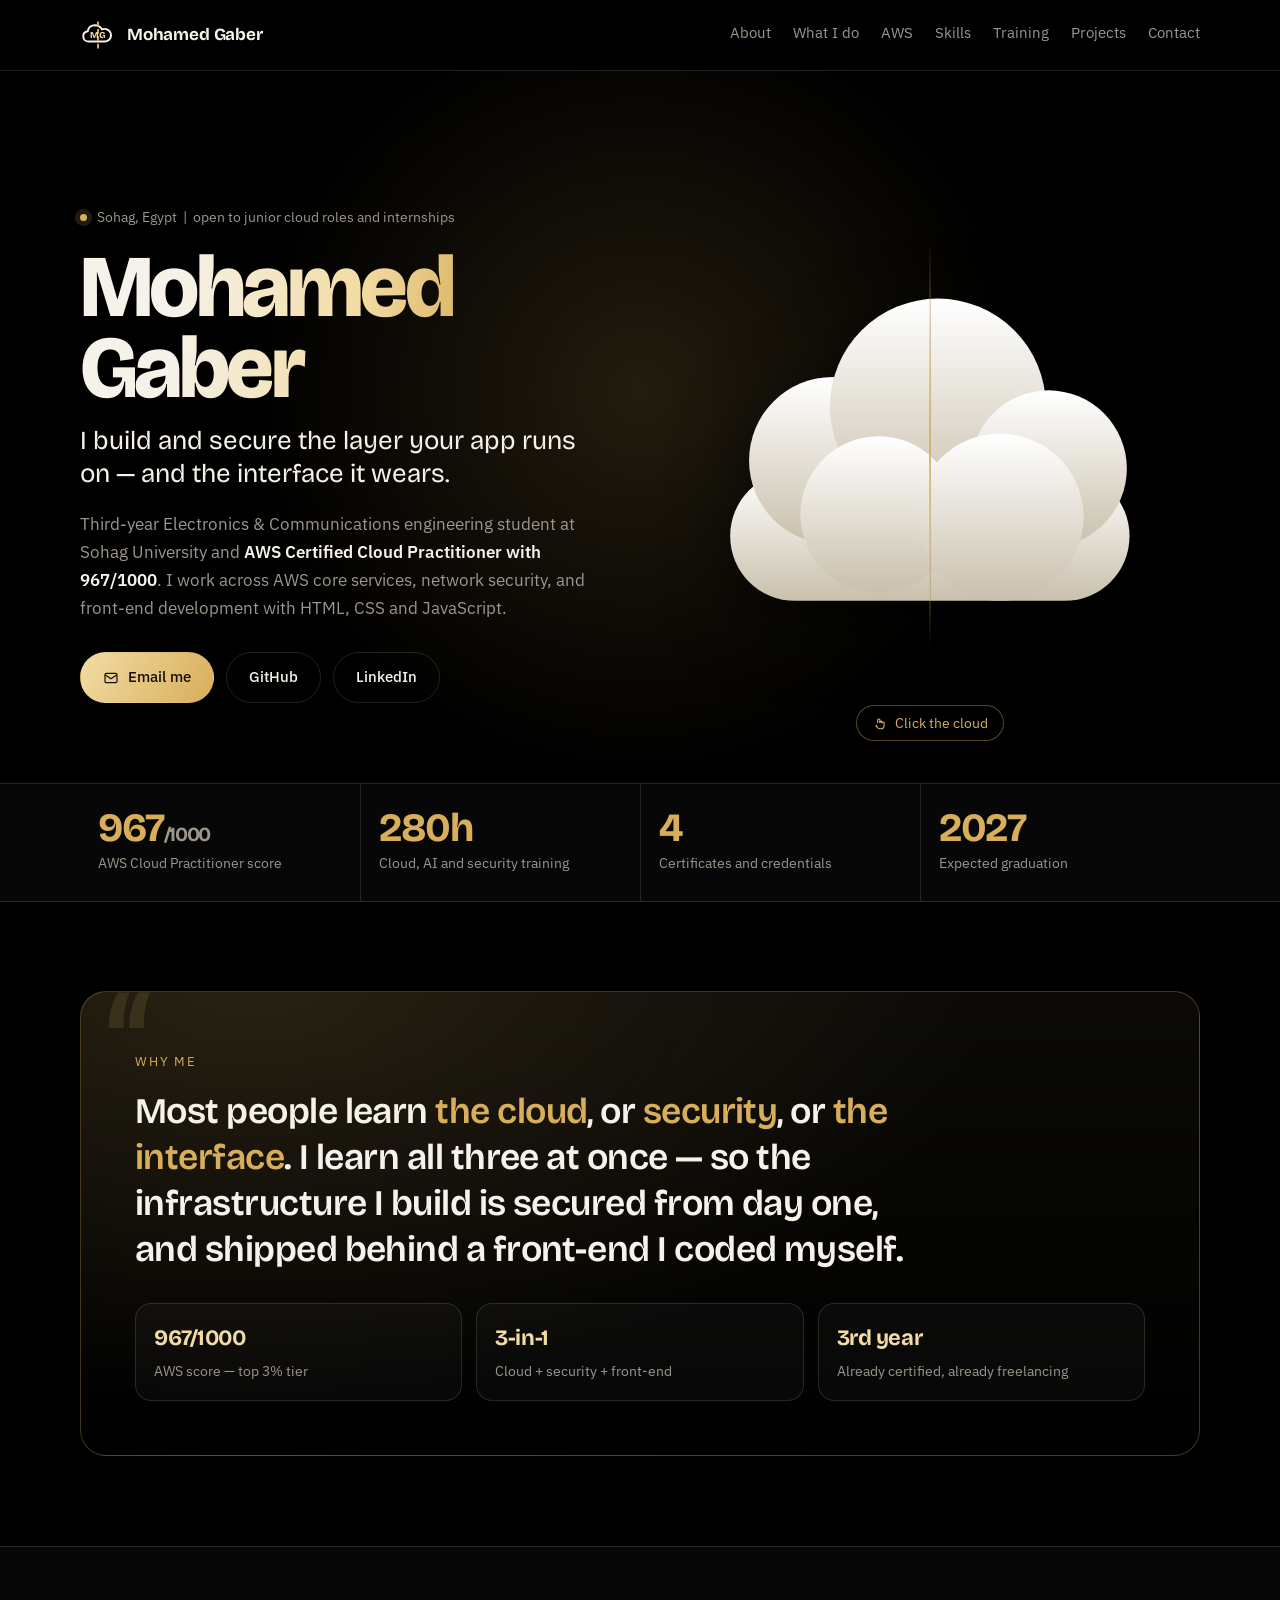
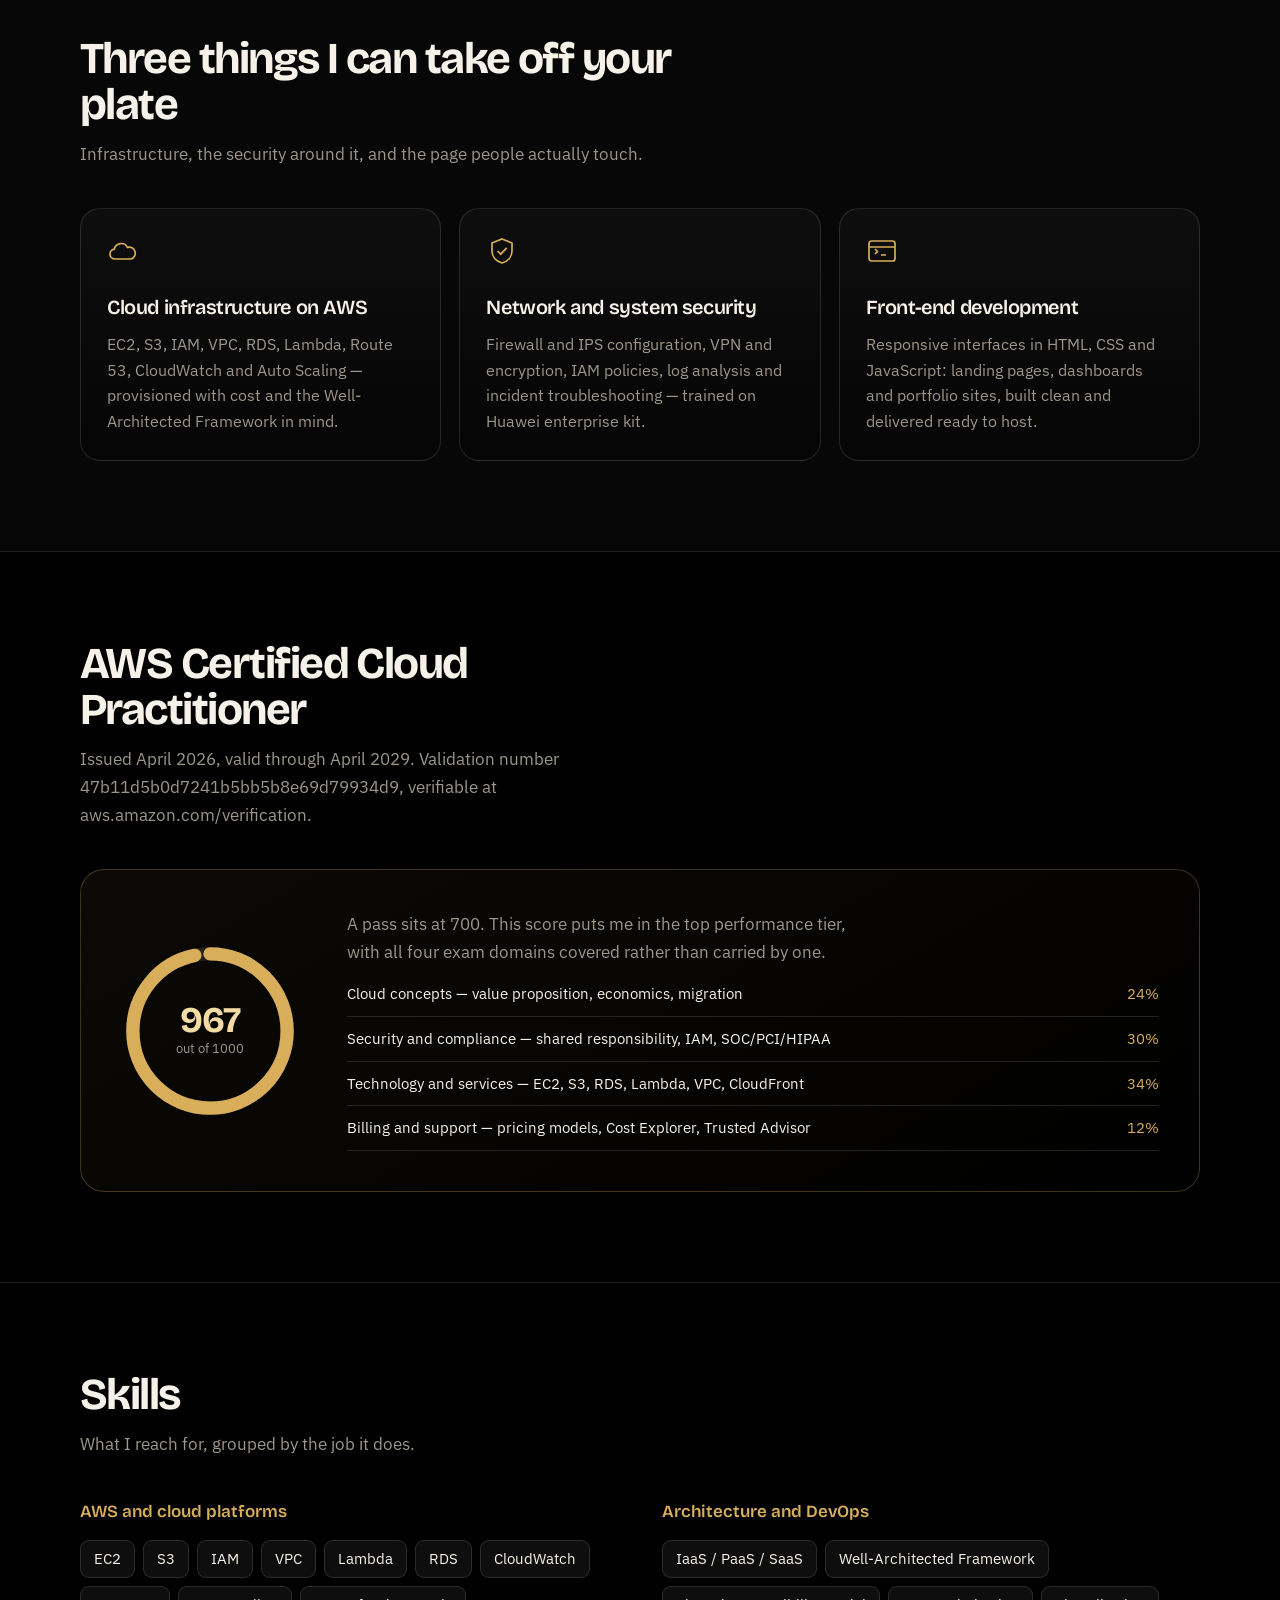
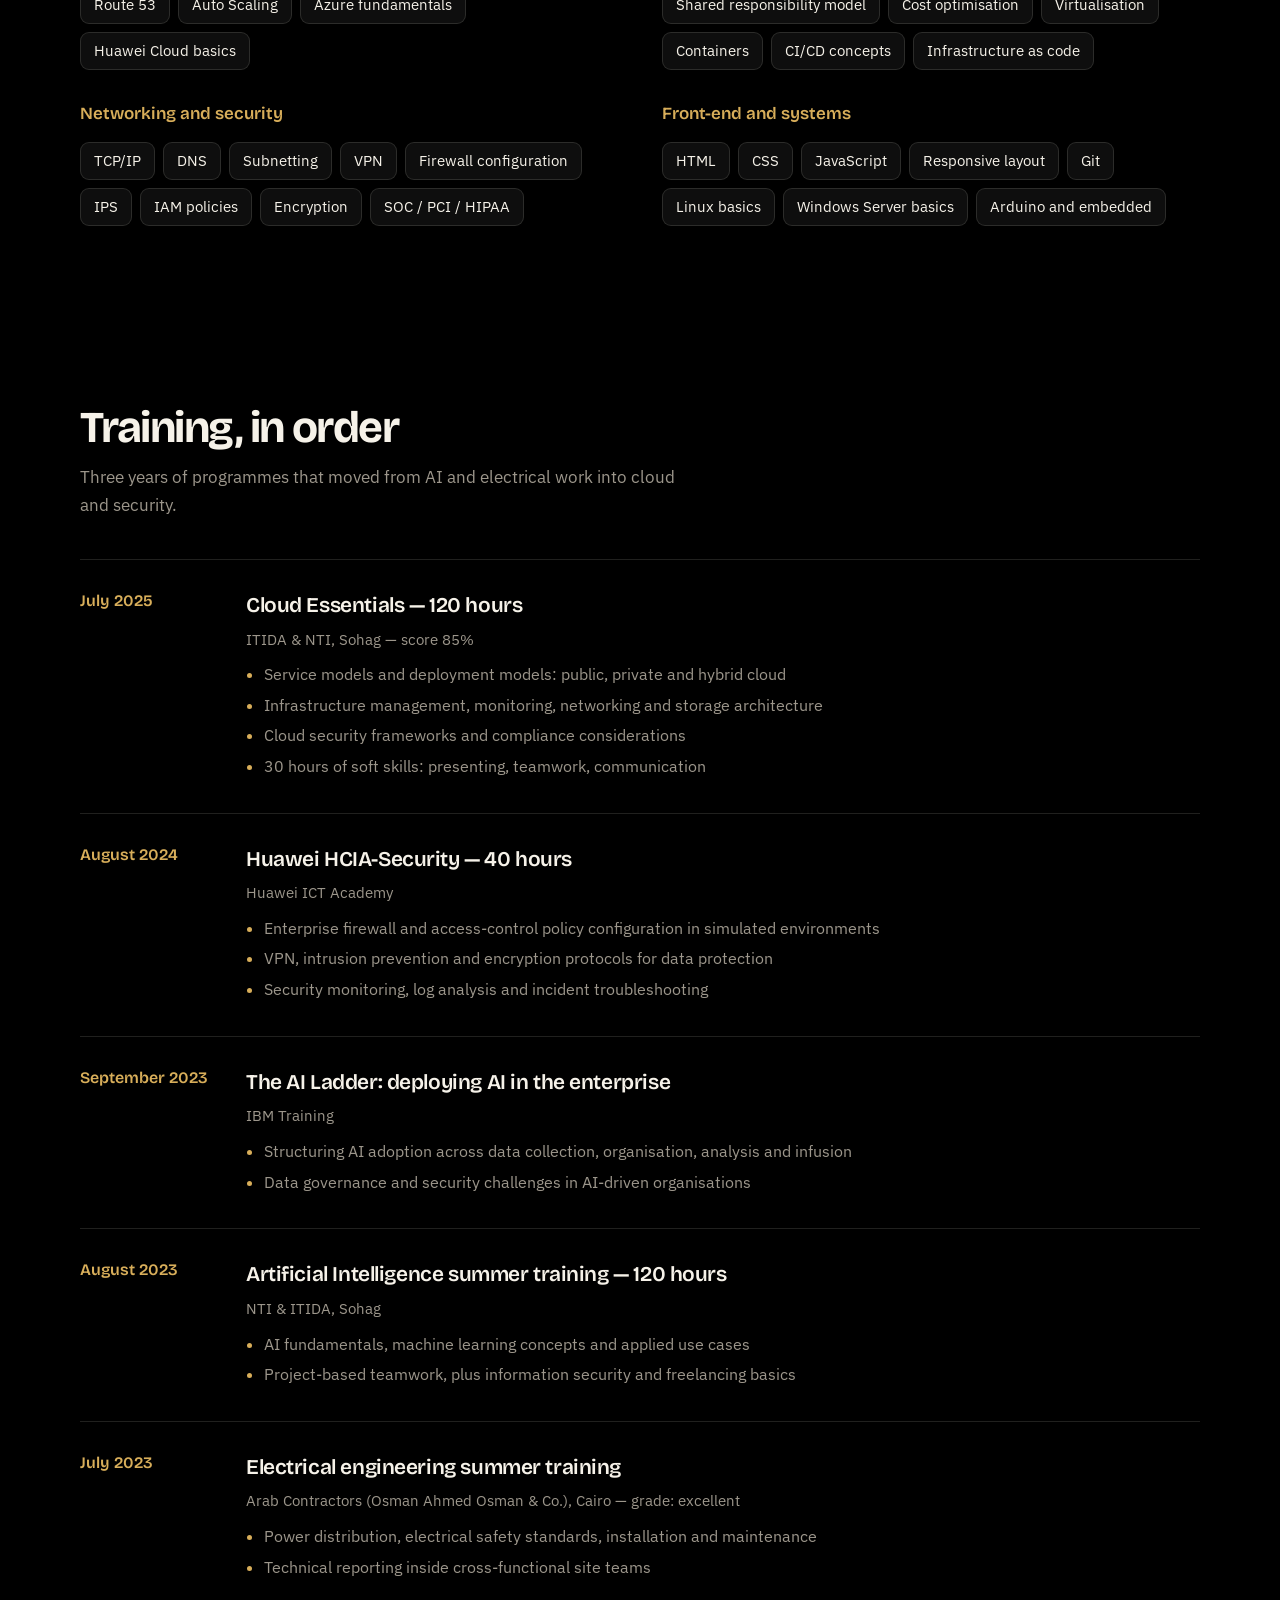
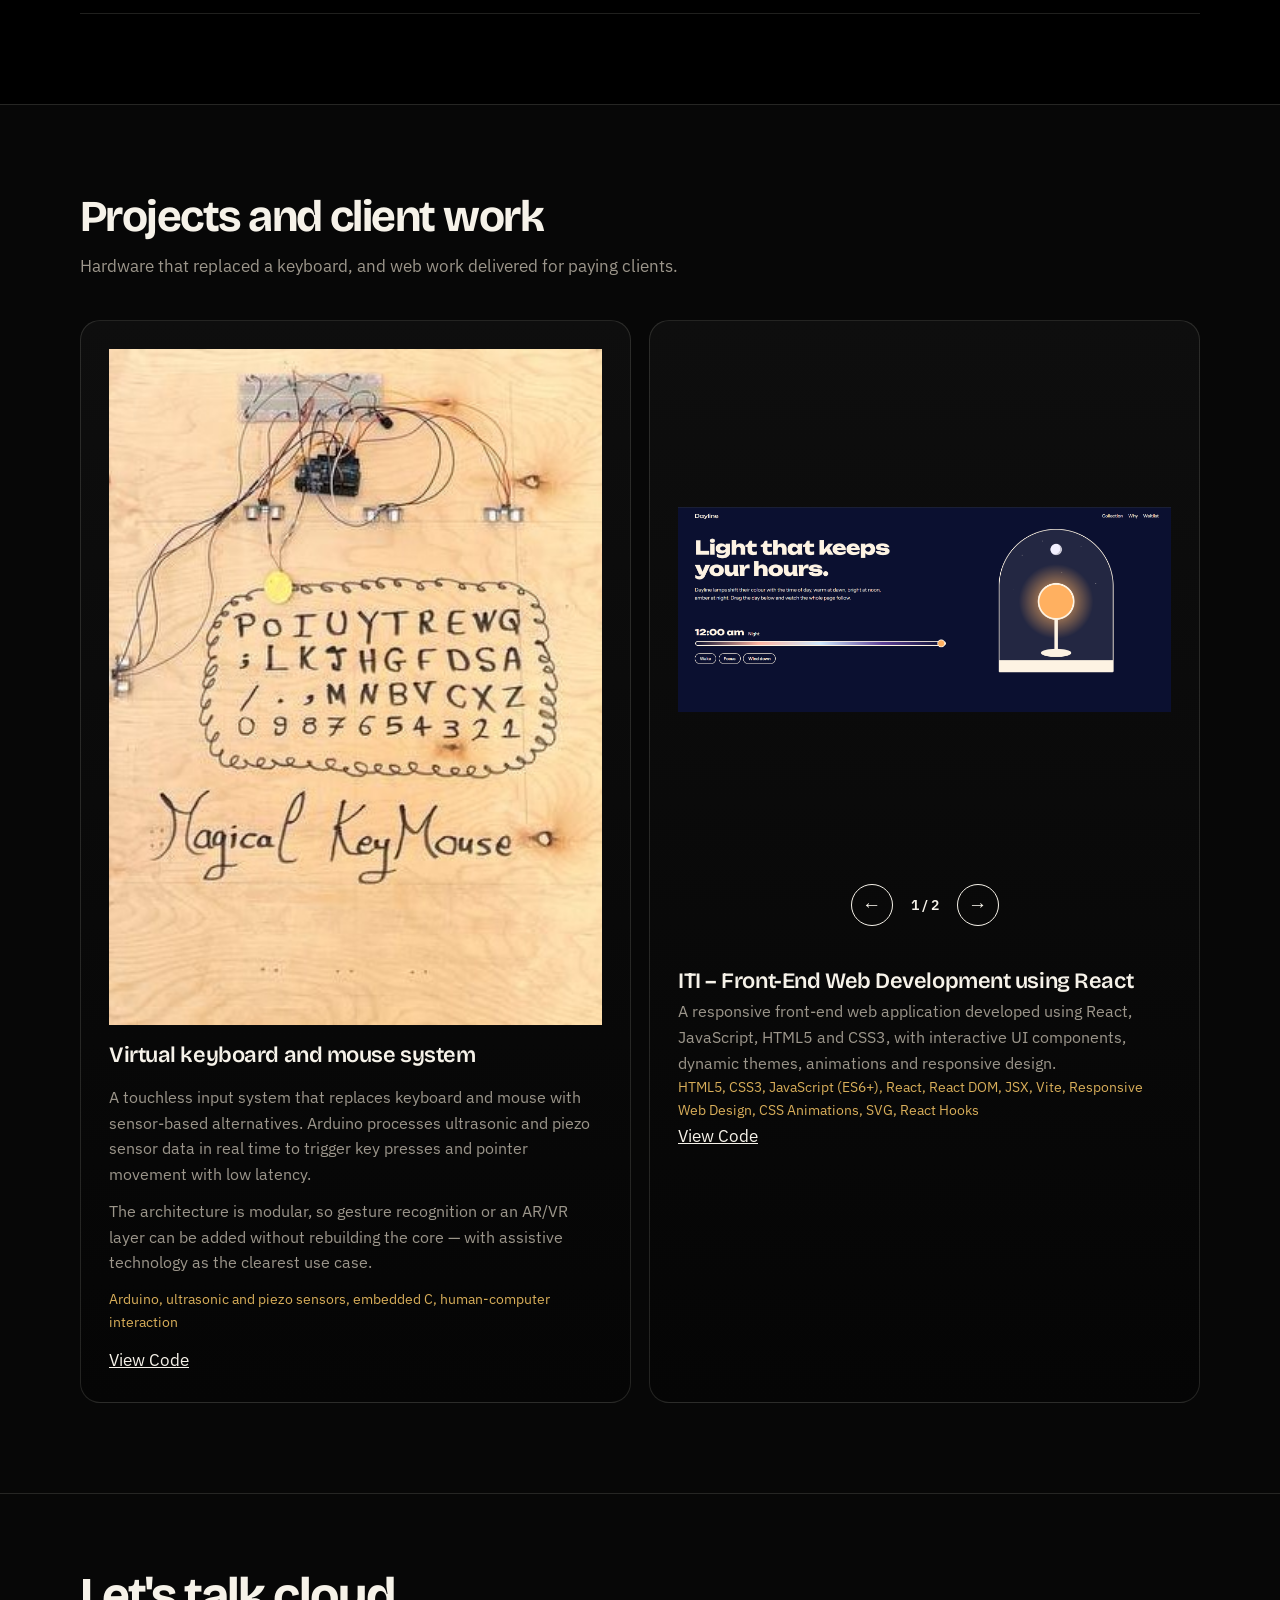
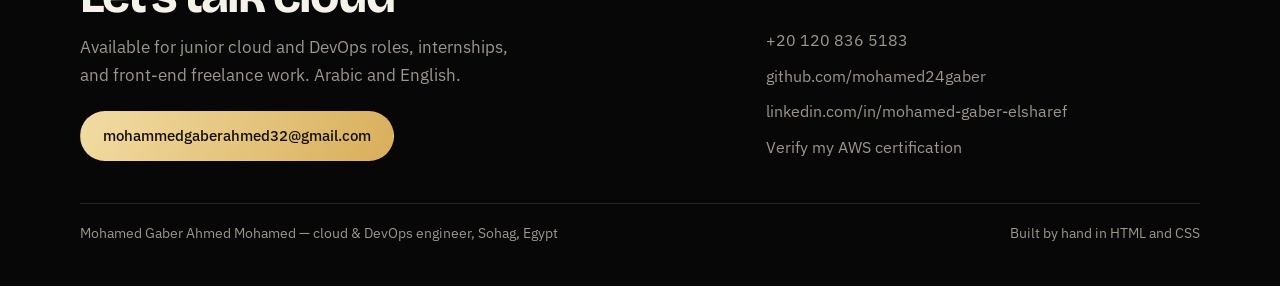
<file: index.html>
<!DOCTYPE html>
<html lang="en">
<head>
<meta charset="utf-8">
<meta name="viewport" content="width=device-width, initial-scale=1">
<title>Mohamed Gaber — Cloud &amp; DevOps Engineer</title>
<meta name="description" content="Portfolio of Mohamed Gaber, cloud and DevOps engineer: AWS, network security, and front-end development.">
<link rel="preconnect" href="https://fonts.googleapis.com">
<link rel="preconnect" href="https://fonts.gstatic.com" crossorigin>
<link href="https://fonts.googleapis.com/css2?family=Bricolage+Grotesque:opsz,wght@12..96,400;12..96,600;12..96,800&family=IBM+Plex+Sans:wght@400;500;600&display=swap" rel="stylesheet">
<link rel="stylesheet" href="style.css">
</head>
<body>

<svg width="0" height="0" style="position:absolute" aria-hidden="true">
  <linearGradient id="cloudFill" x1="0" y1="0" x2="0" y2="1">
    <stop offset="0" stop-color="#FFFFFF"/>
    <stop offset="1" stop-color="#C9C0AC"/>
  </linearGradient>
  <symbol id="cloudshape" viewBox="0 0 400 400">
    <g fill="url(#cloudFill)">
      <rect x="52" y="214" width="296" height="96" rx="48"/>
      <circle cx="128" cy="206" r="62"/>
      <circle cx="206" cy="166" r="80"/>
      <circle cx="288" cy="212" r="58"/>
      <circle cx="162" cy="246" r="58"/>
      <circle cx="252" cy="248" r="62"/>
    </g>
  </symbol>
</svg>

<header class="top">
  <div class="wrap">
    <a class="mark" href="#top" aria-label="Mohamed Gaber, home">
      <svg viewBox="0 0 44 44" aria-hidden="true">
        <path d="M11 30c-4.4 0-7-2.8-7-6.3 0-3.1 2.2-5.7 5.4-6.2C10 13 13.7 10 18.2 10c3.7 0 7 2 8.6 5.1.9-.4 1.9-.6 3-.6 4.6 0 8.2 3.5 8.2 7.9 0 4.4-3.6 7.6-8.2 7.6H11Z" fill="none" stroke="var(--ink)" stroke-width="2.4" stroke-linejoin="round"/>
        <path d="M22 6.5v31" stroke="var(--gold)" stroke-width="2.4" stroke-linecap="round" stroke-dasharray="4 5"/>
        <text x="22" y="26" text-anchor="middle" font-family="Bricolage Grotesque, sans-serif" font-size="11" font-weight="800" fill="var(--gold-hi)" style="letter-spacing:-.5px">MG</text>
      </svg>
      <span>Mohamed Gaber</span>
    </a>
    <nav class="nav">
      <a href="#about">About</a>
      <a href="#do">What I do</a>
      <a href="#aws">AWS</a>
      <a href="#skills">Skills</a>
      <a href="#training">Training</a>
      <a href="#work">Projects</a>
      <a href="#contact">Contact</a>
    </nav>
  </div>
</header>

<main id="top">
  <div class="hero">
    <div class="wrap">
      <div>
        <p class="eyebrow rise" style="--d:.05s"><span class="dot"></span> Sohag, Egypt &nbsp;|&nbsp; open to junior cloud roles and internships</p>
        <h1 class="rise" style="--d:.15s">Mohamed Gaber</h1>
        <p class="role rise" style="--d:.3s">I build and secure the layer your app runs on — and the interface it wears.</p>
        <p class="lede rise" style="--d:.42s">Third-year Electronics &amp; Communications engineering student at Sohag University and <strong>AWS Certified Cloud Practitioner with 967/1000</strong>. I work across AWS core services, network security, and front-end development with HTML, CSS and JavaScript.</p>
        <div class="cta rise" style="--d:.54s">
          <a class="btn" href="mailto:mohammedgaberahmed32@gmail.com">
            <svg viewBox="0 0 24 24" fill="none" stroke="currentColor" stroke-width="1.8"><rect x="3" y="5" width="18" height="14" rx="2"/><path d="m3 7 9 6 9-6"/></svg>
            Email me
          </a>
          <a class="btn btn--ghost" href="https://github.com/mohamed24gaber" target="_blank" rel="noopener">GitHub</a>
          <a class="btn btn--ghost" href="https://www.linkedin.com/in/mohamed-gaber-elsharef-2423b2387/" target="_blank" rel="noopener">LinkedIn</a>
        </div>
      </div>

      <button class="reveal rise" id="reveal" style="--d:.2s" type="button" aria-pressed="false" aria-label="Open the cloud to show the photo">
        <span class="reveal__glow"></span>
        <span class="reveal__photo"><img src="[data-uri]" alt="Portrait of Mohamed Gaber"></span>
        <svg class="half half--l" viewBox="0 0 400 400" aria-hidden="true" style="clip-path:inset(0 50% 0 0)"><use href="#cloudshape"/></svg>
        <svg class="half half--r" viewBox="0 0 400 400" aria-hidden="true" style="clip-path:inset(0 0 0 50%)"><use href="#cloudshape"/></svg>
        <span class="seam"></span>
        <span class="hint" id="hint">
          <svg viewBox="0 0 24 24" width="15" height="15" fill="none" stroke="currentColor" stroke-width="1.8" aria-hidden="true"><path d="M9 11V6.5a1.8 1.8 0 0 1 3.6 0V11"/><path d="M12.6 11V9.8a1.7 1.7 0 0 1 3.4 0V11"/><path d="M16 11.4a1.7 1.7 0 0 1 3.4 0v3.2c0 3.3-2.2 5.8-5.6 5.8-3.6 0-5.8-2-6.8-5L6 17"/></svg>
          Click the cloud
        </span>
      </button>
    </div>
  </div>

  <div class="facts">
    <div class="wrap">
      <div class="fact rise" style="--d:0s"><b>967<span style="font-size:.5em;color:var(--muted)">/1000</span></b><span>AWS Cloud Practitioner score</span></div>
      <div class="fact rise" style="--d:.1s"><b>280h</b><span>Cloud, AI and security training</span></div>
      <div class="fact rise" style="--d:.2s"><b>4</b><span>Certificates and credentials</span></div>
      <div class="fact rise" style="--d:.3s"><b>2027</b><span>Expected graduation</span></div>
    </div>
  </div>

  <section id="about">
    <div class="wrap">
      <div class="usp rise">
        <span class="usp__kicker">Why me</span>
        <p class="usp__line">Most people learn <span class="gold">the cloud</span>, or <span class="gold">security</span>, or <span class="gold">the interface</span>. I learn all three at once — so the infrastructure I build is secured from day one, and shipped behind a front-end I coded myself.</p>
        <div class="usp__row">
          <div class="usp__pill"><b>967/1000</b><span>AWS score — top 3% tier</span></div>
          <div class="usp__pill"><b>3-in-1</b><span>Cloud + security + front-end</span></div>
          <div class="usp__pill"><b>3rd year</b><span>Already certified, already freelancing</span></div>
        </div>
      </div>
    </div>
  </section>

  <section id="do" style="background:var(--bg-2);border-top:1px solid var(--line)">
    <div class="wrap">
      <div class="head rise">
        <h2>Three things I can take off your plate</h2>
        <p>Infrastructure, the security around it, and the page people actually touch.</p>
      </div>
      <div class="cards">
        <div class="card rise" style="--d:.05s">
          <svg viewBox="0 0 32 32" fill="none" stroke="currentColor" stroke-width="1.7"><path d="M8 24a5 5 0 0 1-.7-9.95A7 7 0 0 1 20.4 12.4A6 6 0 0 1 24 24H8Z"/></svg>
          <h3>Cloud infrastructure on AWS</h3>
          <p>EC2, S3, IAM, VPC, RDS, Lambda, Route 53, CloudWatch and Auto Scaling — provisioned with cost and the Well-Architected Framework in mind.</p>
        </div>
        <div class="card rise" style="--d:.15s">
          <svg viewBox="0 0 32 32" fill="none" stroke="currentColor" stroke-width="1.7"><path d="M16 4l10 4v8c0 6-4.3 10.4-10 12-5.7-1.6-10-6-10-12V8l10-4Z"/><path d="m11.5 16 3.2 3.2 6-6.4"/></svg>
          <h3>Network and system security</h3>
          <p>Firewall and IPS configuration, VPN and encryption, IAM policies, log analysis and incident troubleshooting — trained on Huawei enterprise kit.</p>
        </div>
        <div class="card rise" style="--d:.25s">
          <svg viewBox="0 0 32 32" fill="none" stroke="currentColor" stroke-width="1.7"><rect x="3" y="6" width="26" height="20" rx="2.5"/><path d="M3 12h26M9 19l2.5-2.5L9 14M15 20h5"/></svg>
          <h3>Front-end development</h3>
          <p>Responsive interfaces in HTML, CSS and JavaScript: landing pages, dashboards and portfolio sites, built clean and delivered ready to host.</p>
        </div>
      </div>
    </div>
  </section>

  <section id="aws" style="border-top:1px solid var(--line);border-bottom:1px solid var(--line)">
    <div class="wrap">
      <div class="head rise">
        <h2>AWS Certified Cloud Practitioner</h2>
        <p>Issued April 2026, valid through April 2029. Validation number 47b11d5b0d7241b5bb5b8e69d79934d9, verifiable at aws.amazon.com/verification.</p>
      </div>
      <div class="score rise">
        <div class="ring">
          <svg viewBox="0 0 120 120" aria-hidden="true">
            <circle cx="60" cy="60" r="52" fill="none" stroke="rgba(246,242,233,.1)" stroke-width="9"/>
            <circle id="arc" cx="60" cy="60" r="52" fill="none" stroke="var(--gold)" stroke-width="9" stroke-linecap="round"/>
          </svg>
          <div class="val">967<em>out of 1000</em></div>
        </div>
        <div>
          <p style="margin:0;color:var(--muted);max-width:52ch">A pass sits at 700. This score puts me in the top performance tier, with all four exam domains covered rather than carried by one.</p>
          <ul class="domains">
            <li>Cloud concepts — value proposition, economics, migration <span>24%</span></li>
            <li>Security and compliance — shared responsibility, IAM, SOC/PCI/HIPAA <span>30%</span></li>
            <li>Technology and services — EC2, S3, RDS, Lambda, VPC, CloudFront <span>34%</span></li>
            <li>Billing and support — pricing models, Cost Explorer, Trusted Advisor <span>12%</span></li>
          </ul>
        </div>
      </div>
    </div>
  </section>

  <section id="skills">
    <div class="wrap">
      <div class="head rise">
        <h2>Skills</h2>
        <p>What I reach for, grouped by the job it does.</p>
      </div>
      <div class="stack">
        <div class="group rise" style="--d:.05s">
          <h3>AWS and cloud platforms</h3>
          <ul class="tags"><li>EC2</li><li>S3</li><li>IAM</li><li>VPC</li><li>Lambda</li><li>RDS</li><li>CloudWatch</li><li>Route 53</li><li>Auto Scaling</li><li>Azure fundamentals</li><li>Huawei Cloud basics</li></ul>
        </div>
        <div class="group rise" style="--d:.15s">
          <h3>Architecture and DevOps</h3>
          <ul class="tags"><li>IaaS / PaaS / SaaS</li><li>Well-Architected Framework</li><li>Shared responsibility model</li><li>Cost optimisation</li><li>Virtualisation</li><li>Containers</li><li>CI/CD concepts</li><li>Infrastructure as code</li></ul>
        </div>
        <div class="group rise" style="--d:.25s">
          <h3>Networking and security</h3>
          <ul class="tags"><li>TCP/IP</li><li>DNS</li><li>Subnetting</li><li>VPN</li><li>Firewall configuration</li><li>IPS</li><li>IAM policies</li><li>Encryption</li><li>SOC / PCI / HIPAA</li></ul>
        </div>
        <div class="group rise" style="--d:.35s">
          <h3>Front-end and systems</h3>
          <ul class="tags"><li>HTML</li><li>CSS</li><li>JavaScript</li><li>Responsive layout</li><li>Git</li><li>Linux basics</li><li>Windows Server basics</li><li>Arduino and embedded</li></ul>
        </div>
      </div>
    </div>
  </section>

  <section id="training">
    <div class="wrap">
      <div class="head rise">
        <h2>Training, in order</h2>
        <p>Three years of programmes that moved from AI and electrical work into cloud and security.</p>
      </div>
      <div class="timeline">
        <div class="item rise">
          <div class="when">July 2025</div>
          <div>
            <h3>Cloud Essentials — 120 hours</h3>
            <p class="org">ITIDA &amp; NTI, Sohag — score 85%</p>
            <ul>
              <li>Service models and deployment models: public, private and hybrid cloud</li>
              <li>Infrastructure management, monitoring, networking and storage architecture</li>
              <li>Cloud security frameworks and compliance considerations</li>
              <li>30 hours of soft skills: presenting, teamwork, communication</li>
            </ul>
          </div>
        </div>
        <div class="item rise">
          <div class="when">August 2024</div>
          <div>
            <h3>Huawei HCIA-Security — 40 hours</h3>
            <p class="org">Huawei ICT Academy</p>
            <ul>
              <li>Enterprise firewall and access-control policy configuration in simulated environments</li>
              <li>VPN, intrusion prevention and encryption protocols for data protection</li>
              <li>Security monitoring, log analysis and incident troubleshooting</li>
            </ul>
          </div>
        </div>
        <div class="item rise">
          <div class="when">September 2023</div>
          <div>
            <h3>The AI Ladder: deploying AI in the enterprise</h3>
            <p class="org">IBM Training</p>
            <ul>
              <li>Structuring AI adoption across data collection, organisation, analysis and infusion</li>
              <li>Data governance and security challenges in AI-driven organisations</li>
            </ul>
          </div>
        </div>
        <div class="item rise">
          <div class="when">August 2023</div>
          <div>
            <h3>Artificial Intelligence summer training — 120 hours</h3>
            <p class="org">NTI &amp; ITIDA, Sohag</p>
            <ul>
              <li>AI fundamentals, machine learning concepts and applied use cases</li>
              <li>Project-based teamwork, plus information security and freelancing basics</li>
            </ul>
          </div>
        </div>
        <div class="item rise">
          <div class="when">July 2023</div>
          <div>
            <h3>Electrical engineering summer training</h3>
            <p class="org">Arab Contractors (Osman Ahmed Osman &amp; Co.), Cairo — grade: excellent</p>
            <ul>
              <li>Power distribution, electrical safety standards, installation and maintenance</li>
              <li>Technical reporting inside cross-functional site teams</li>
            </ul>
          </div>
        </div>
      </div>
    </div>
  </section>

  <section id="work" style="background:var(--bg-2);border-top:1px solid var(--line)">
  <div class="wrap">

    <div class="head rise">
      <h2>Projects and client work</h2>
      <p>Hardware that replaced a keyboard, and web work delivered for paying clients.</p>
    </div>

    <div class="proj">

      <!-- Virtual Keyboard and Mouse -->
<article class="rise" style="--d:.05s">

  <img
    src="projects/virtual-keyboard-mouse.jpg"
  alt="Virtual Keyboard and Mouse System"
  class="project-image"
  >

  <h3>Virtual keyboard and mouse system</h3>

  <p>
    A touchless input system that replaces keyboard and mouse with
    sensor-based alternatives. Arduino processes ultrasonic and piezo
    sensor data in real time to trigger key presses and pointer movement
    with low latency.
  </p>

  <p>
    The architecture is modular, so gesture recognition or an AR/VR layer
    can be added without rebuilding the core — with assistive technology
    as the clearest use case.
  </p>

  <p class="tech">
    Arduino, ultrasonic and piezo sensors, embedded C,
    human-computer interaction
  </p>

  <!-- View Code -->
  <a
    href="projects/virtual-keyboard.html"
    target="_blank"
    rel="noopener noreferrer"
  >
    View Code
  </a>

</article>

  <!-- Front-end and Cloud Freelancing -->
<article class="rise frontend-project">

  <div class="project-slider">

    <img
      id="projectSlide"
      src="projects/Front-End.jpg.png"
      alt="Front-end project interface"
      class="project-image"
    >

    <div class="slider-controls">
      <button type="button" onclick="previousProjectImage()">←</button>

      <span id="slideCounter">1 / 2</span>

      <button type="button" onclick="nextProjectImage()">→</button>
    </div>

  </div>

  <div class="project-info">

    <h3>ITI – Front-End Web Development using React</h3>

    <p>
      A responsive front-end web application developed using React,
      JavaScript, HTML5 and CSS3, with interactive UI components,
      dynamic themes, animations and responsive design.
    </p>

    <p class="tech">
      HTML5, CSS3, JavaScript (ES6+), React, React DOM, JSX, Vite,
      Responsive Web Design, CSS Animations, SVG, React Hooks
    </p>

    <a
      href="projects/front-end-cloud.html"
      target="_blank"
      rel="noopener noreferrer"
    >
      View Code
    </a>

  </div>

</article>
    </div>
  </div>
</section>
</main>

<footer id="contact">
  <div class="wrap">
    <div class="foot">
      <div class="rise">
        <h2>Let's talk cloud</h2>
        <p>Available for junior cloud and DevOps roles, internships, and front-end freelance work. Arabic and English.</p>
        <a class="btn" href="mailto:mohammedgaberahmed32@gmail.com">mohammedgaberahmed32@gmail.com</a>
      </div>
      <div class="links rise" style="--d:.12s">
        <a href="tel:+201208365183">+20 120 836 5183</a>
        <a href="https://github.com/mohamed24gaber" target="_blank" rel="noopener">github.com/mohamed24gaber</a>
        <a href="https://www.linkedin.com/in/mohamed-gaber-elsharef-2423b2387/" target="_blank" rel="noopener">linkedin.com/in/mohamed-gaber-elsharef</a>
        <a href="https://aws.amazon.com/verification" target="_blank" rel="noopener">Verify my AWS certification</a>
      </div>
    </div>
    <div class="rule">
      <span>Mohamed Gaber Ahmed Mohamed — cloud &amp; DevOps engineer, Sohag, Egypt</span>
      <span>Built by hand in HTML and CSS</span>
    </div>
  </div>
</footer>

<script src="script.js" defer></script>
<script>
  const projectImages = [
    {
      src: "projects/Front-End.jpg.png",
      alt: "Front-end project interface"
    },
    {
      src: "projects/Responsive.jpg.png",
      alt: "Responsive design project"
    }
  ];

  let currentProjectImage = 0;

  function showProjectImage() {
    const image = document.getElementById("projectSlide");
    const counter = document.getElementById("slideCounter");

    image.src = projectImages[currentProjectImage].src;
    image.alt = projectImages[currentProjectImage].alt;

    counter.textContent = `${currentProjectImage + 1} / ${projectImages.length}`;
  }

  function nextProjectImage() {
    currentProjectImage =
      (currentProjectImage + 1) % projectImages.length;

    showProjectImage();
  }

  function previousProjectImage() {
    currentProjectImage =
      (currentProjectImage - 1 + projectImages.length) %
      projectImages.length;

    showProjectImage();
  }
</script>
</body>
</html>
</file>
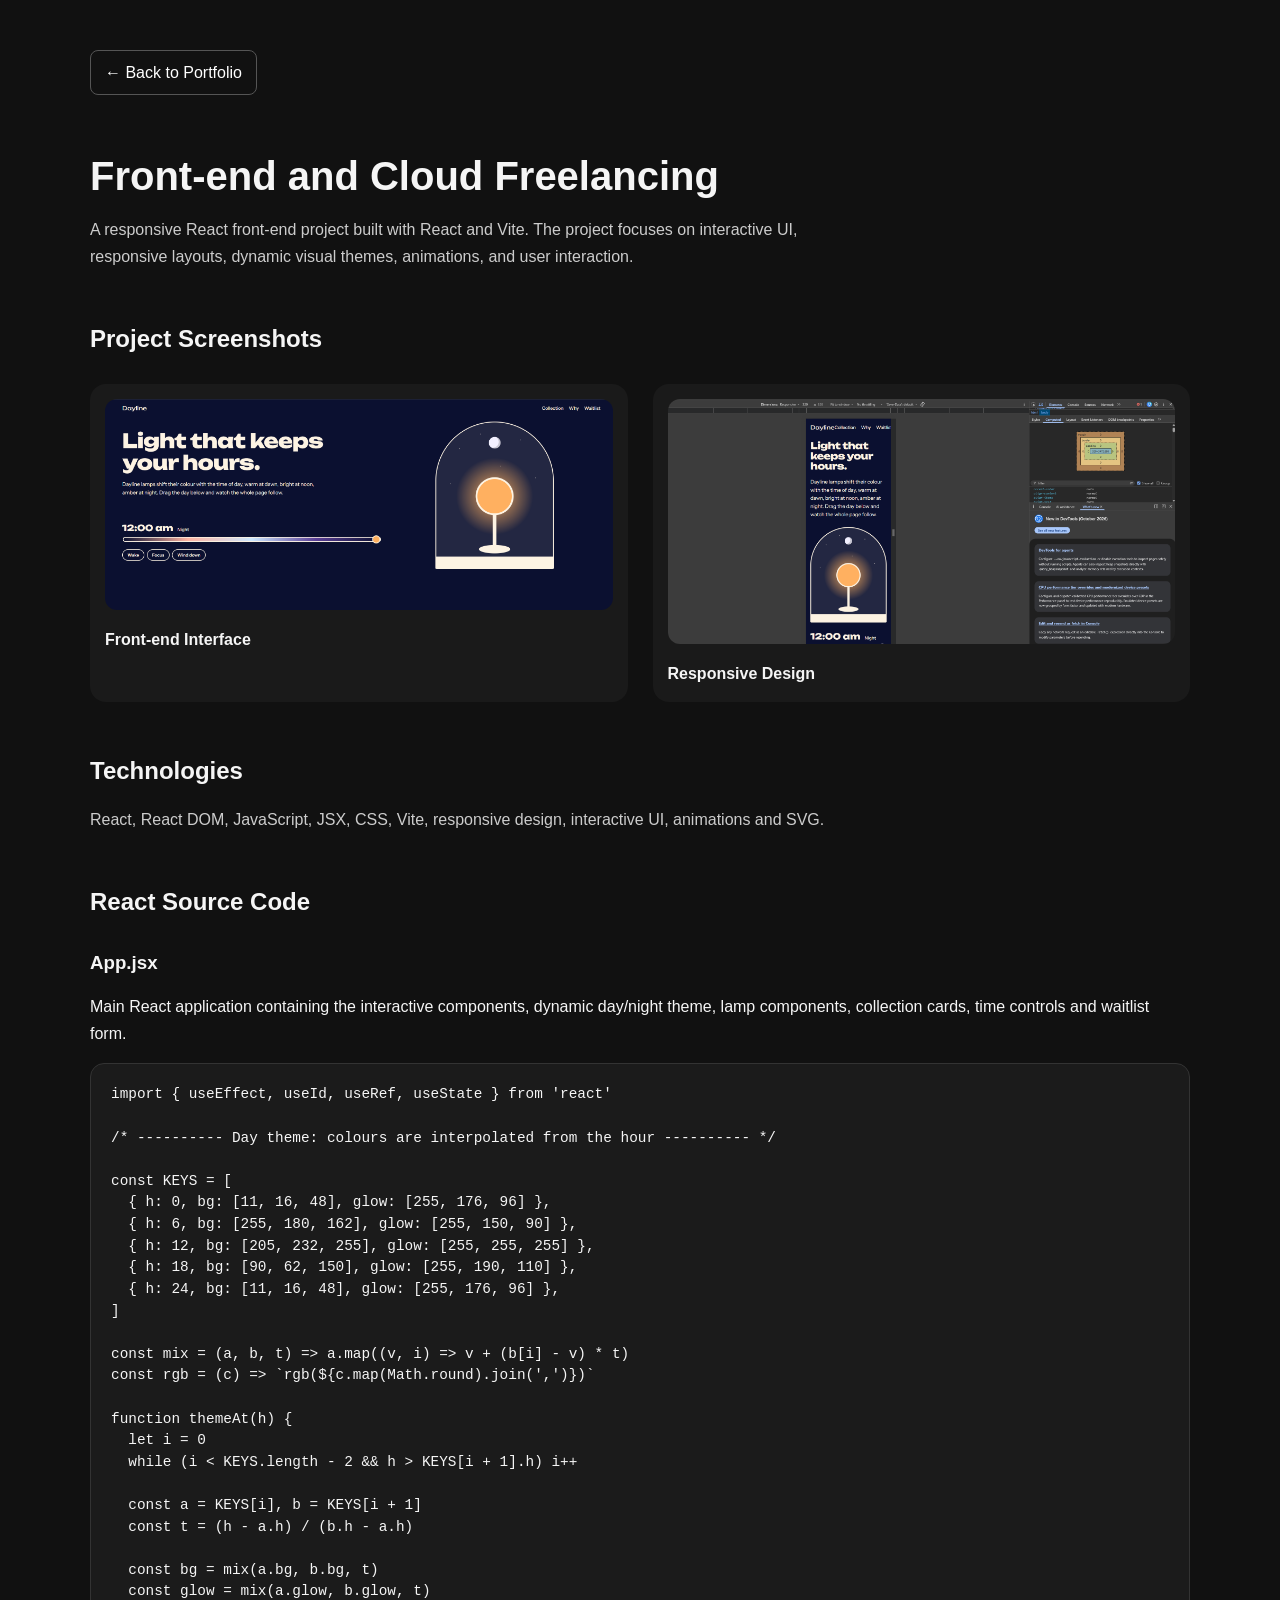
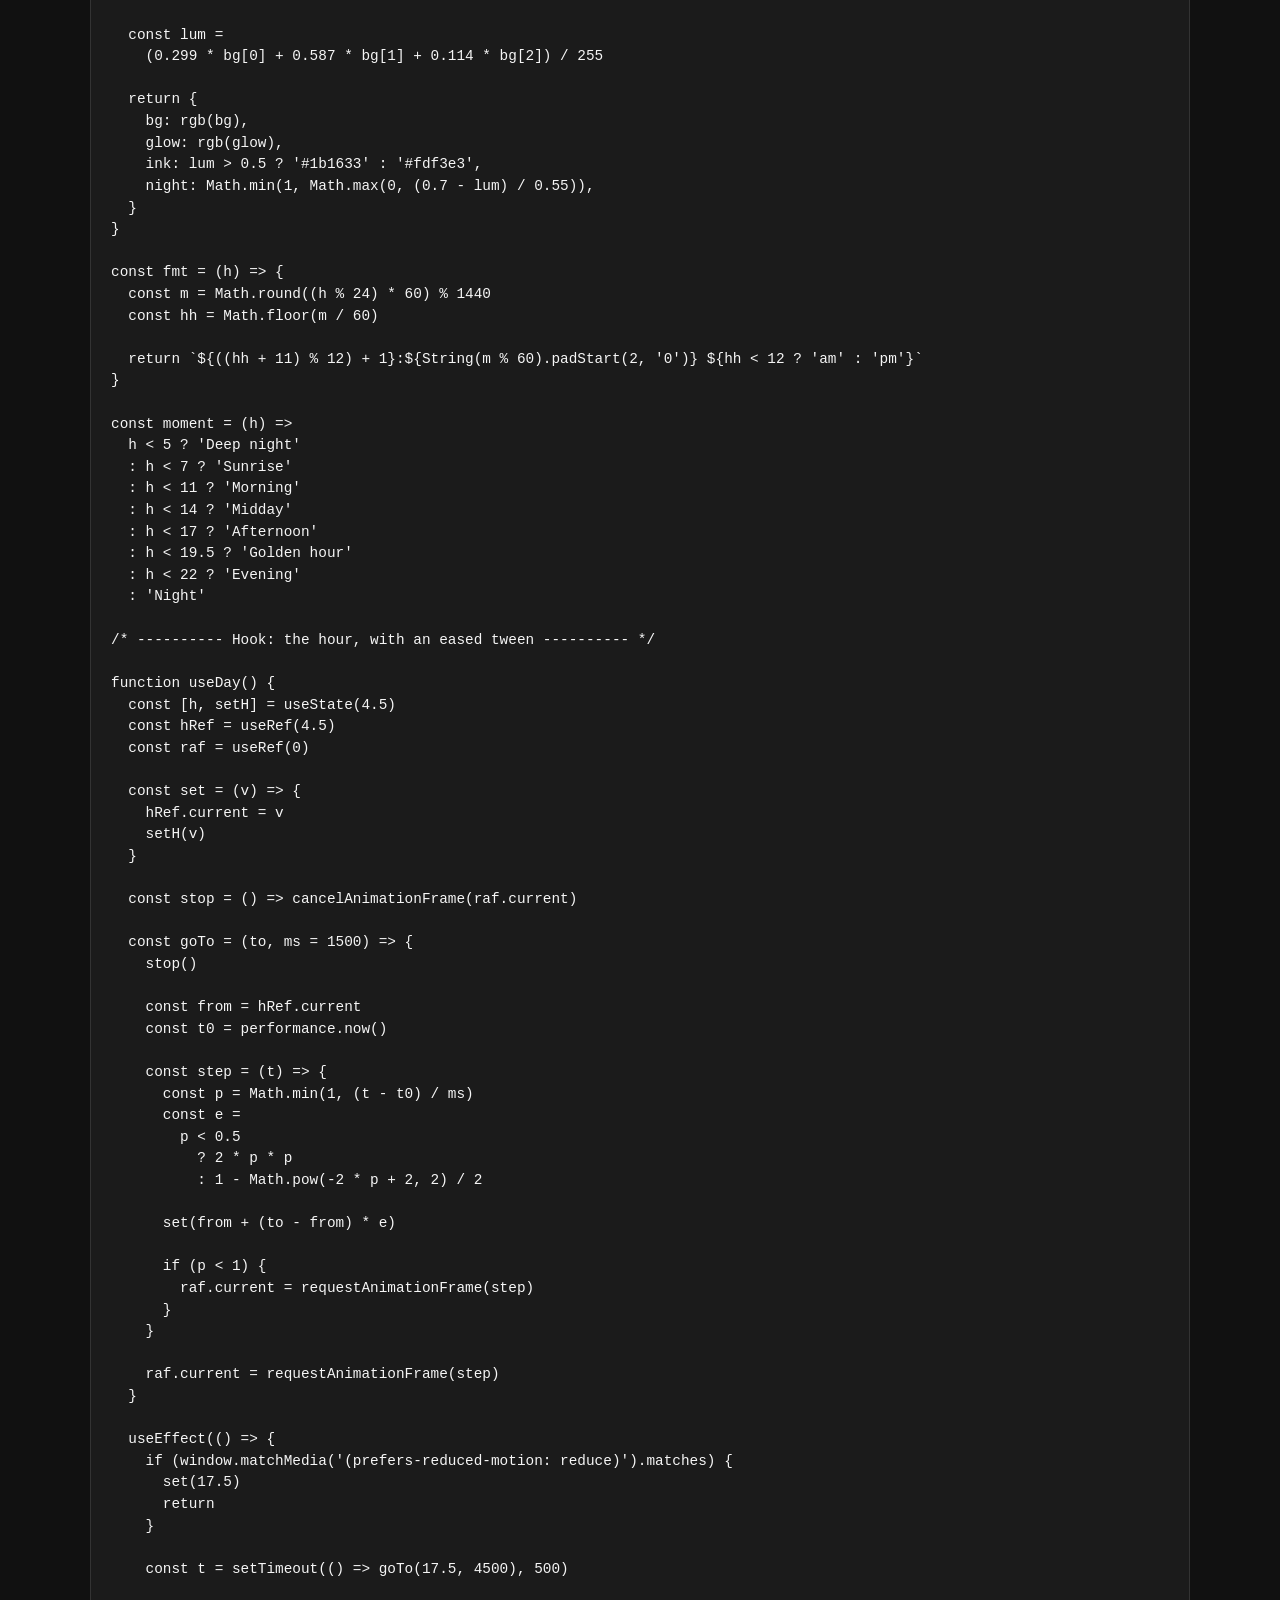
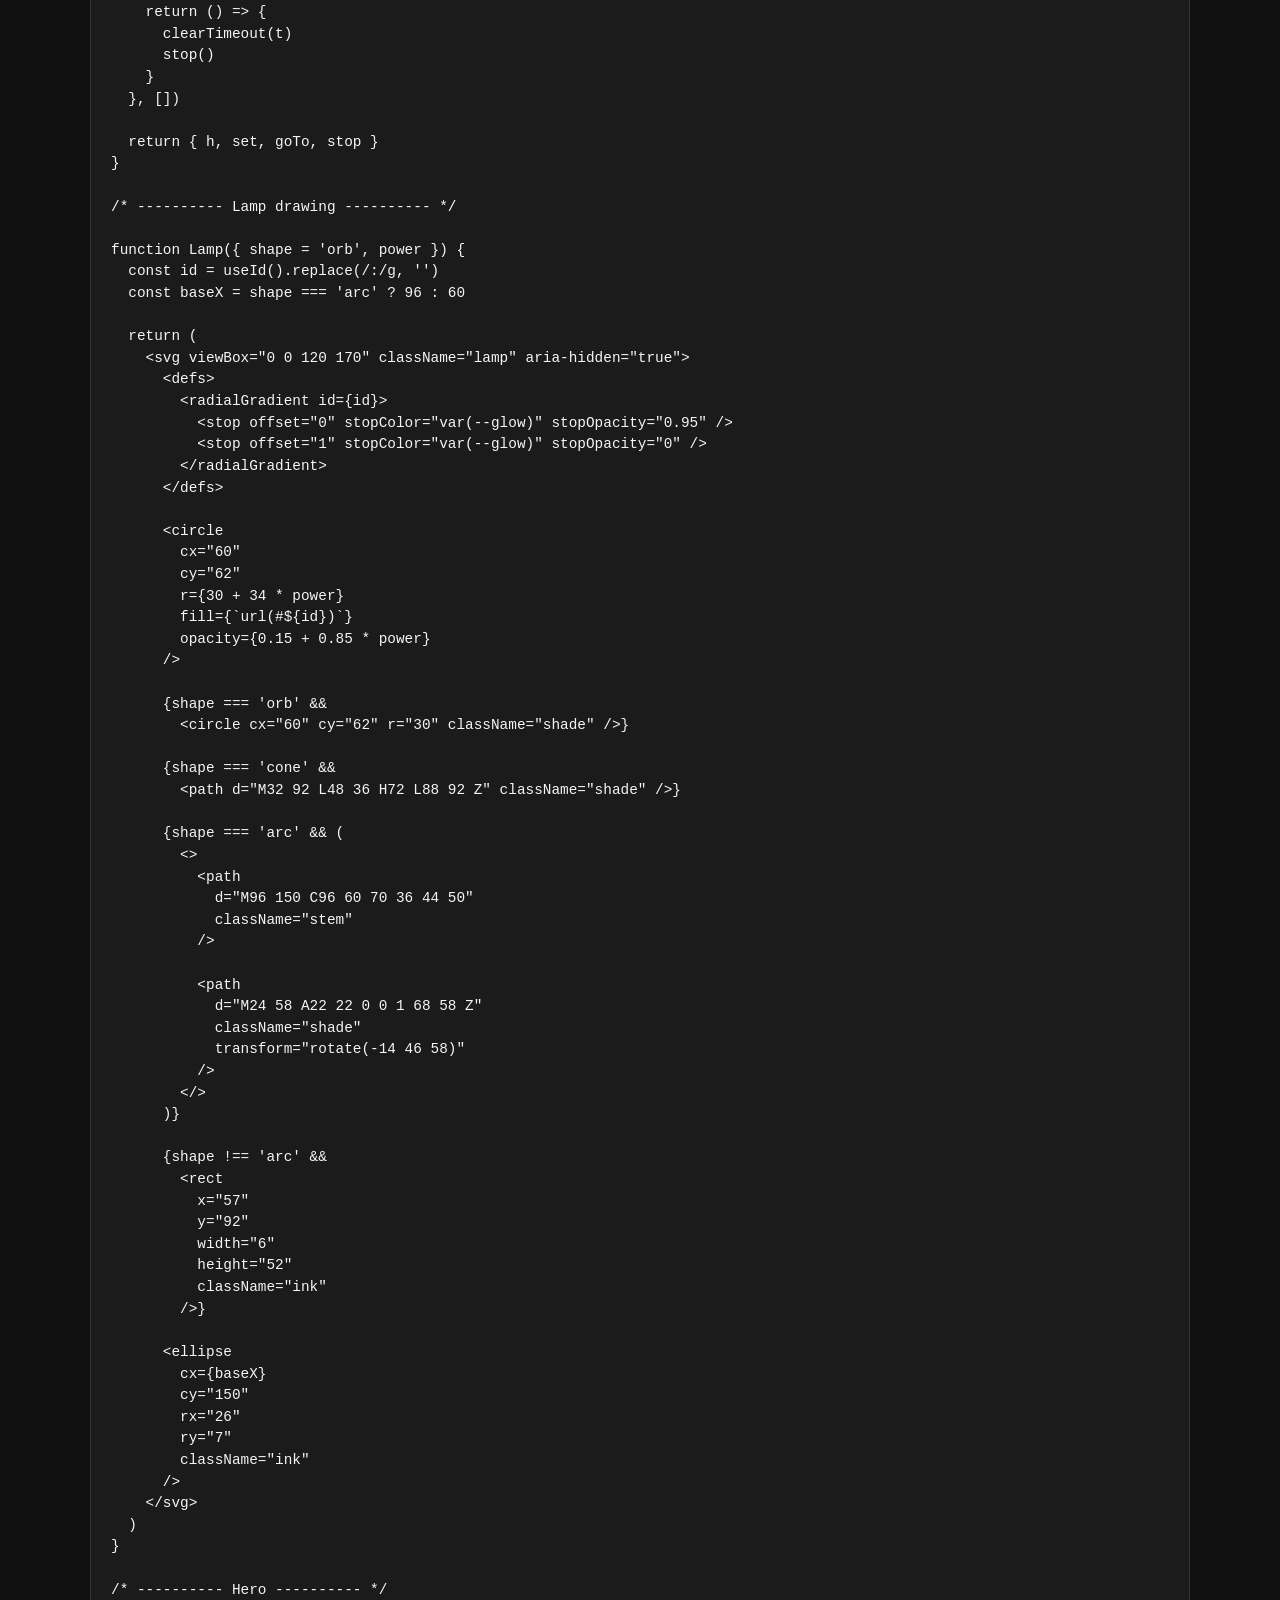
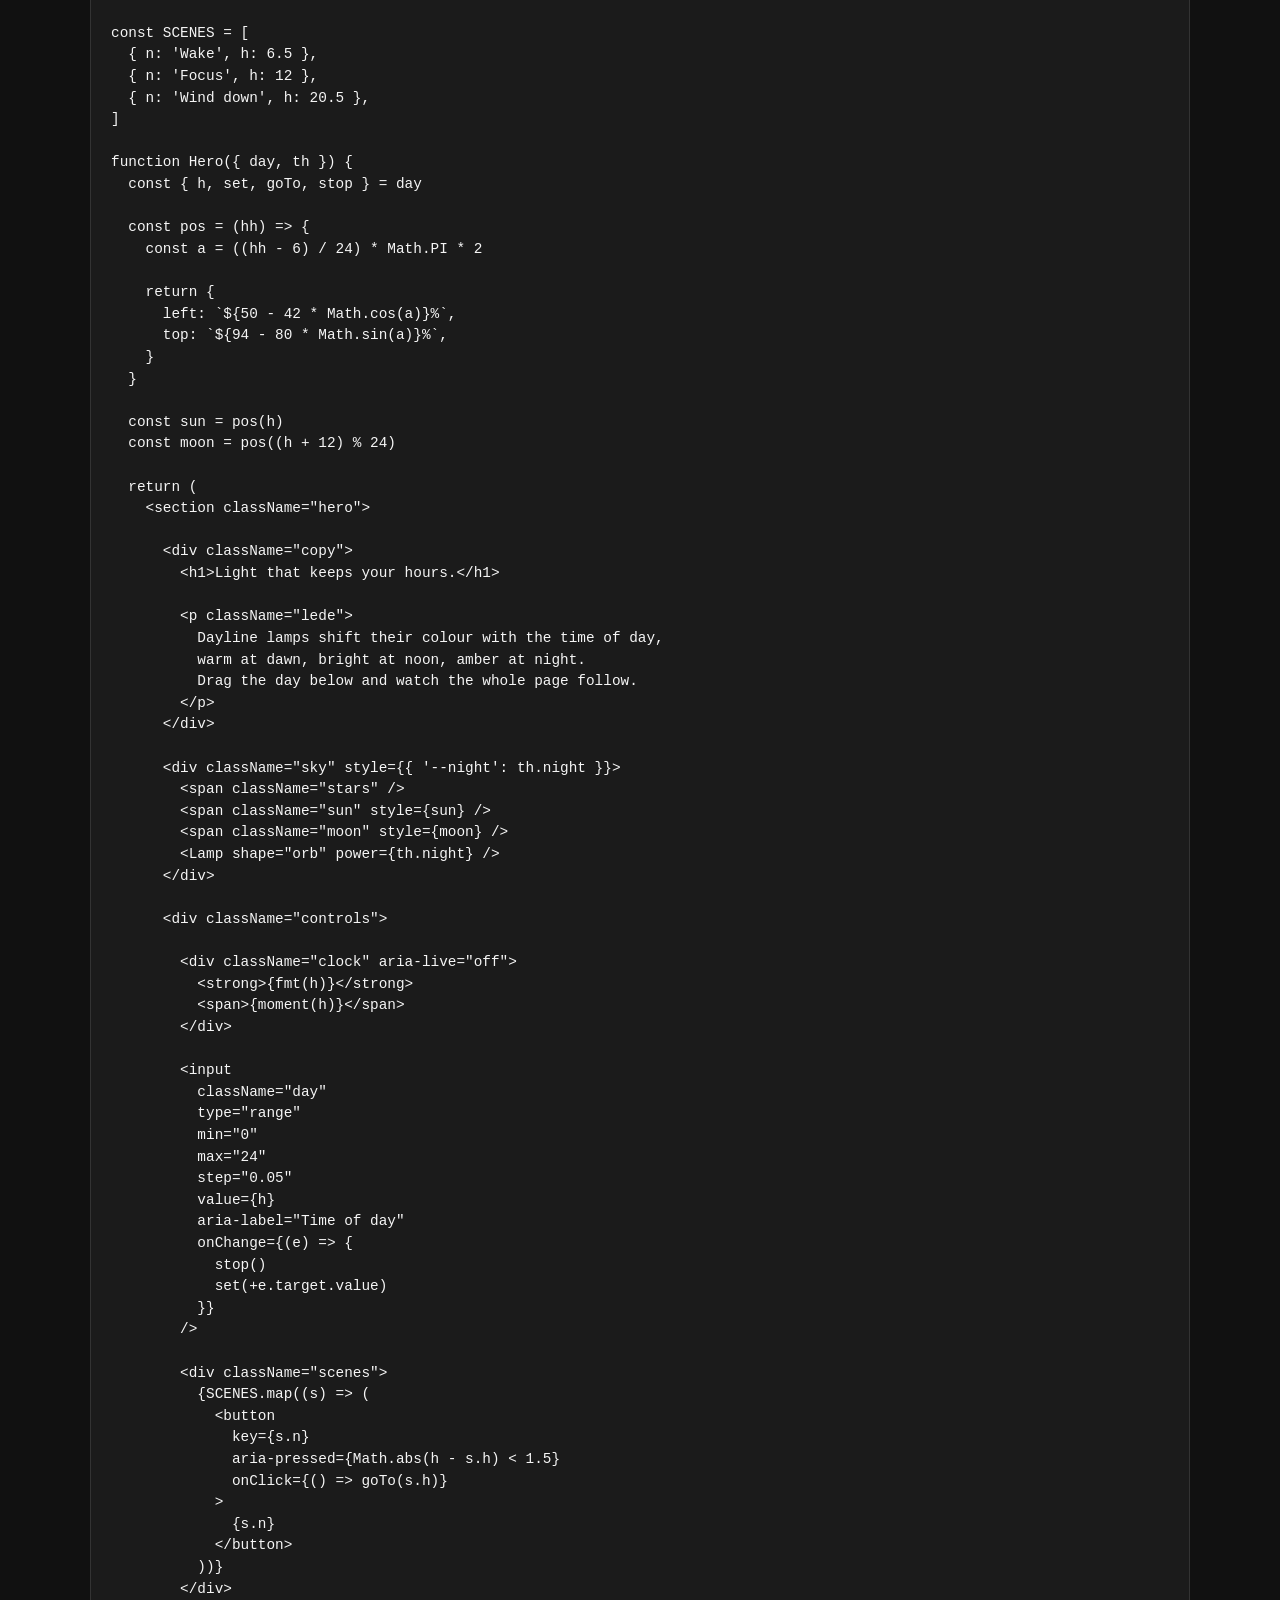
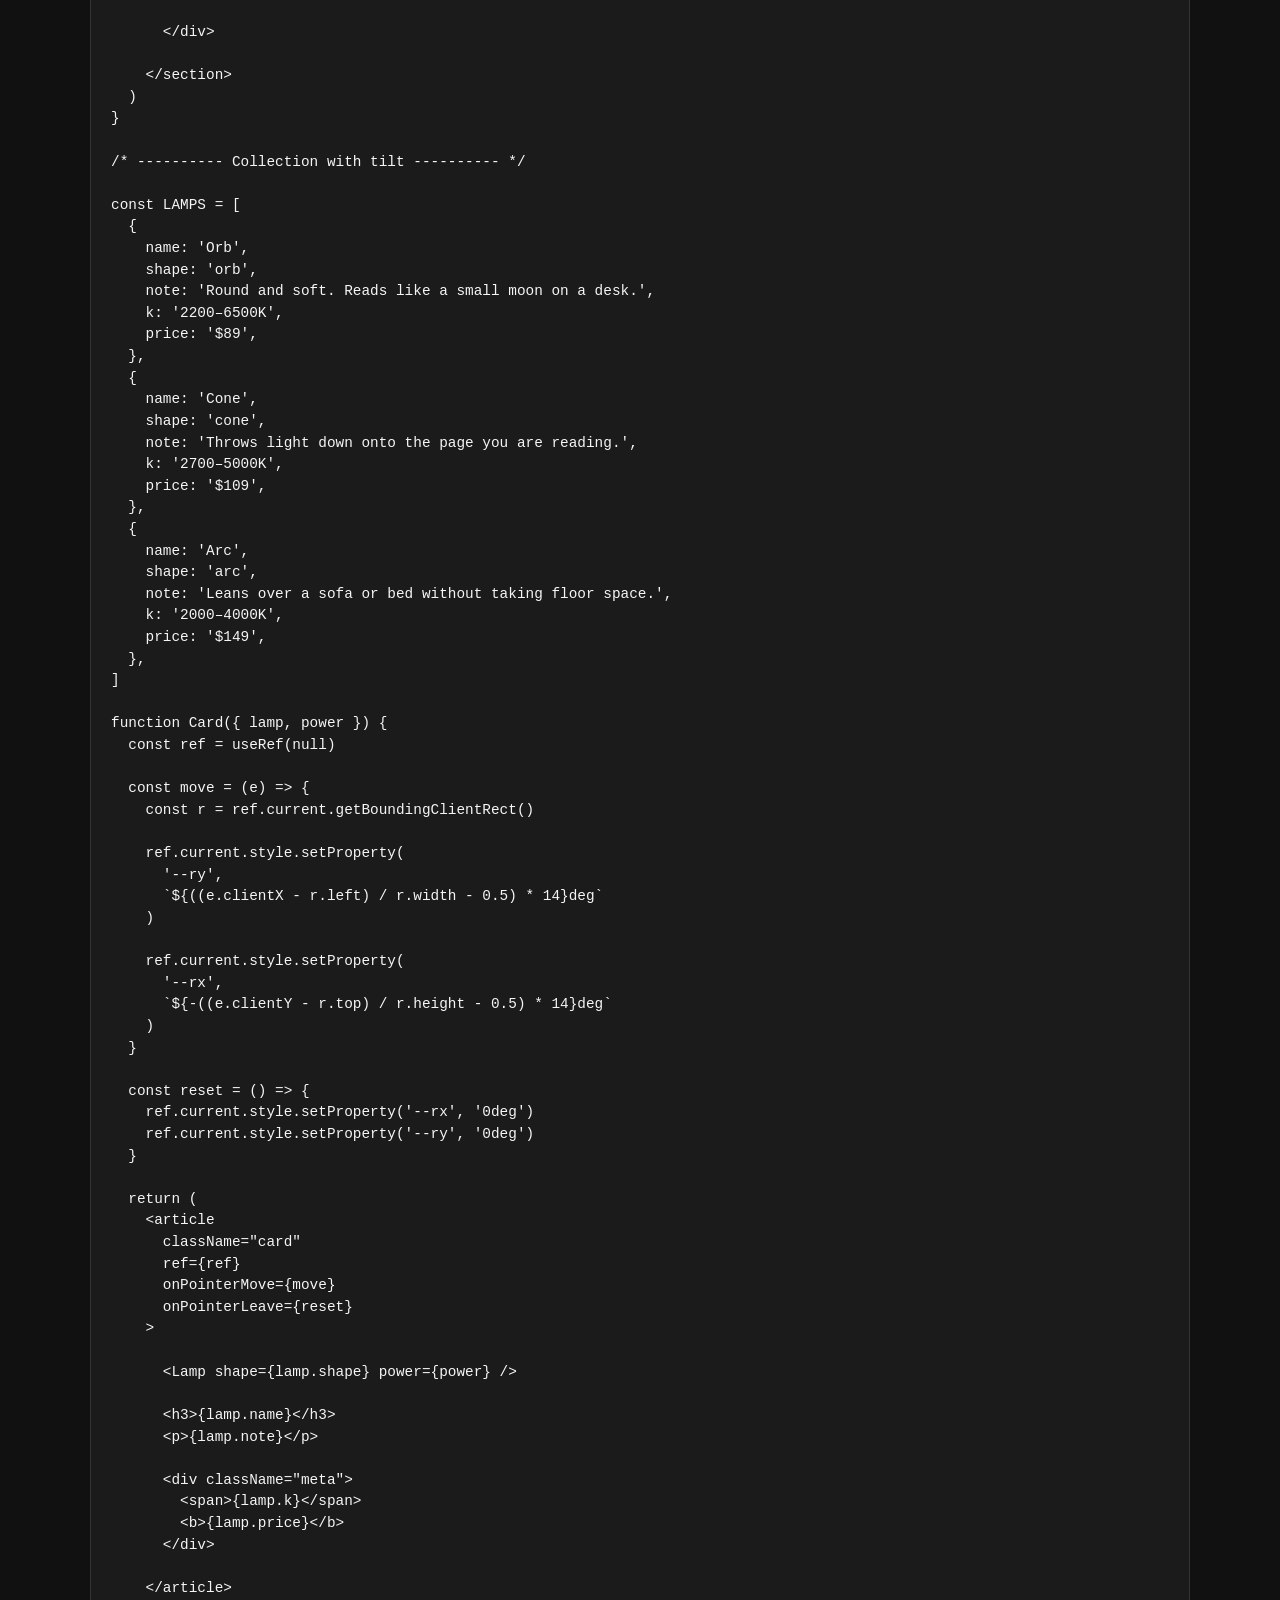
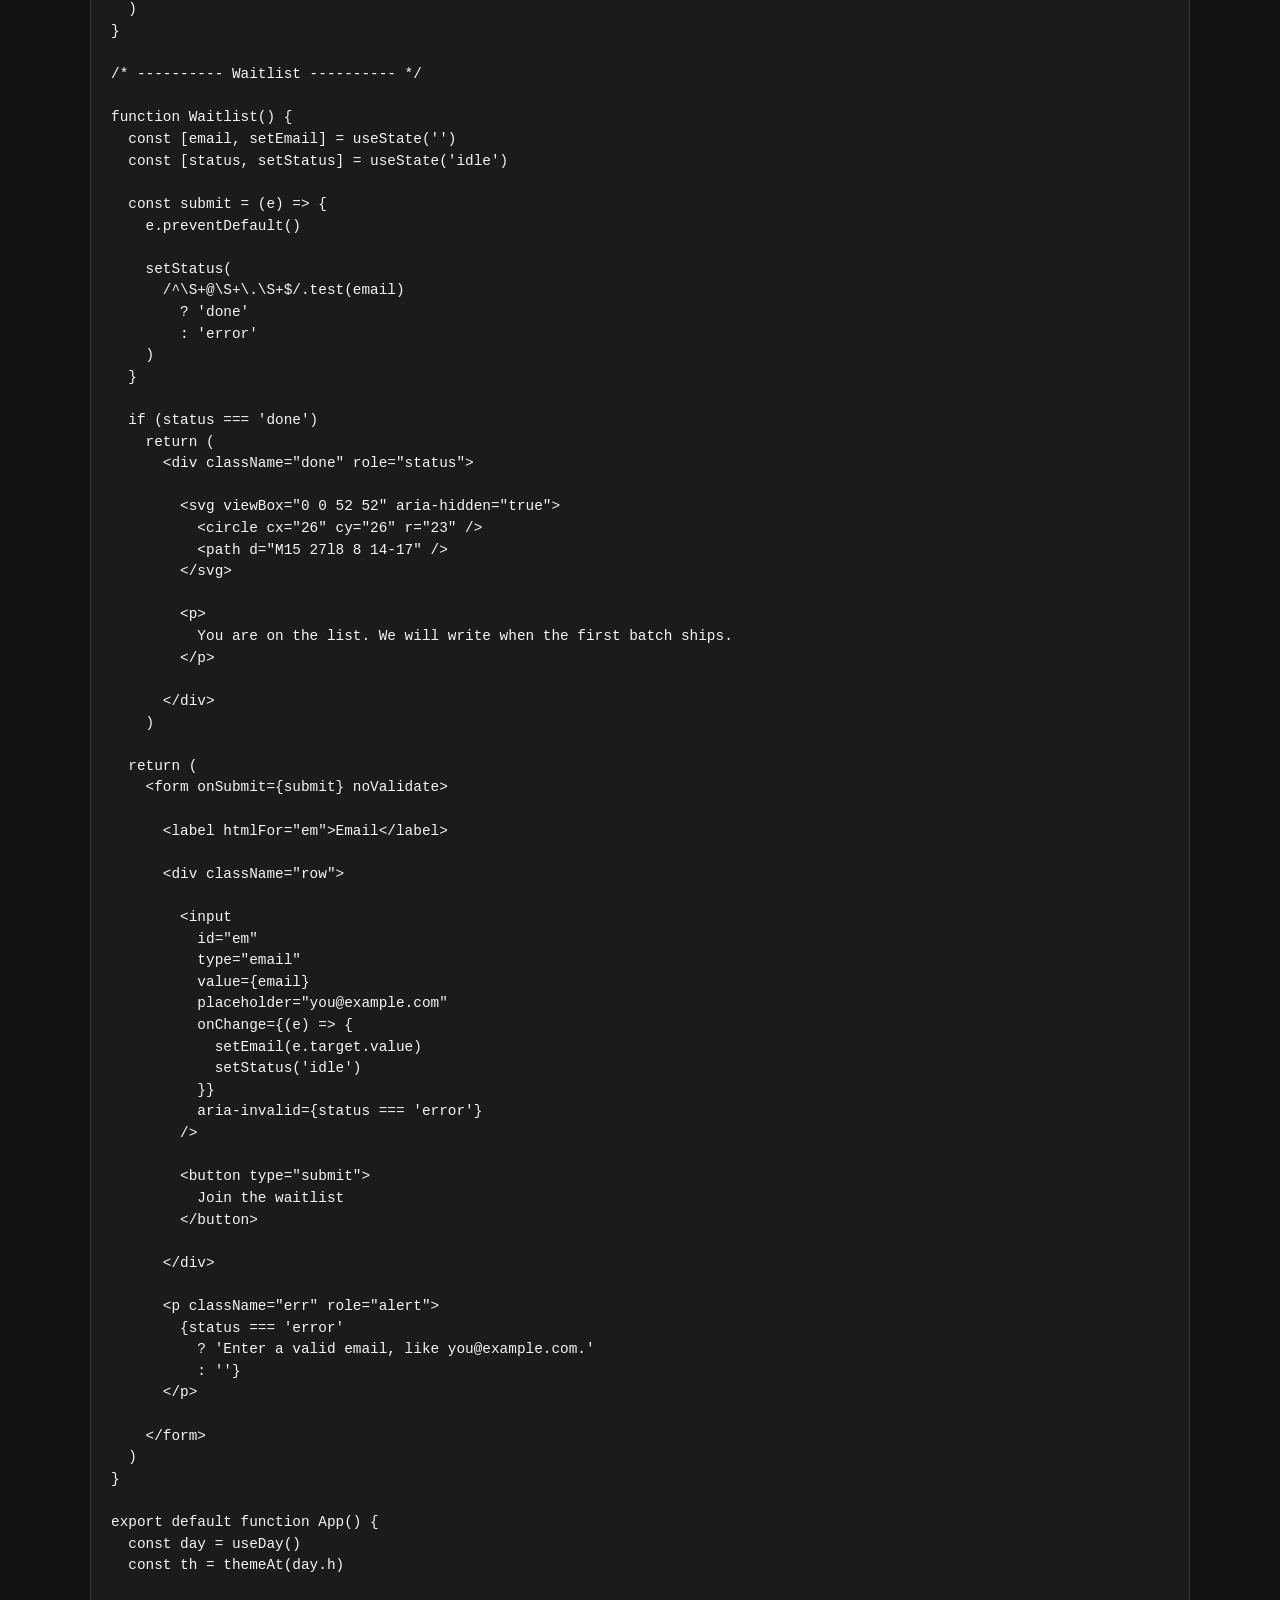
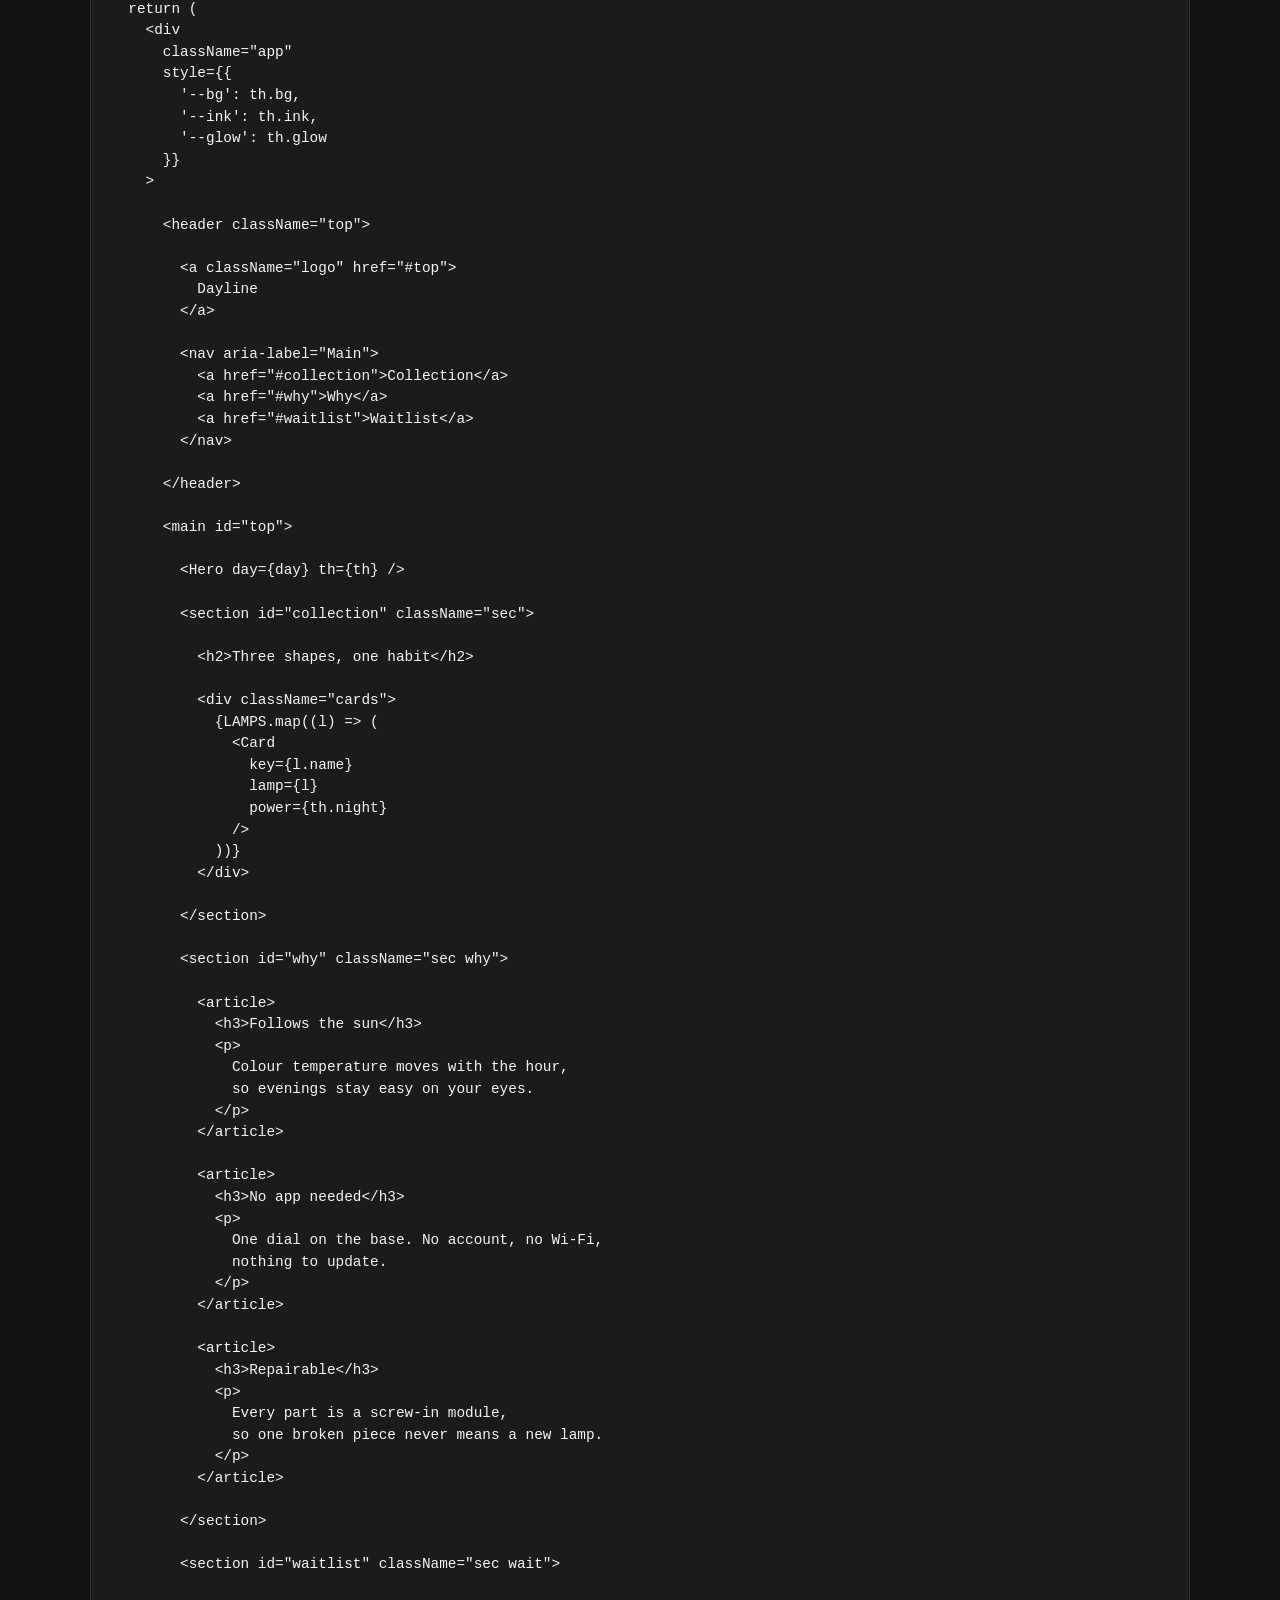
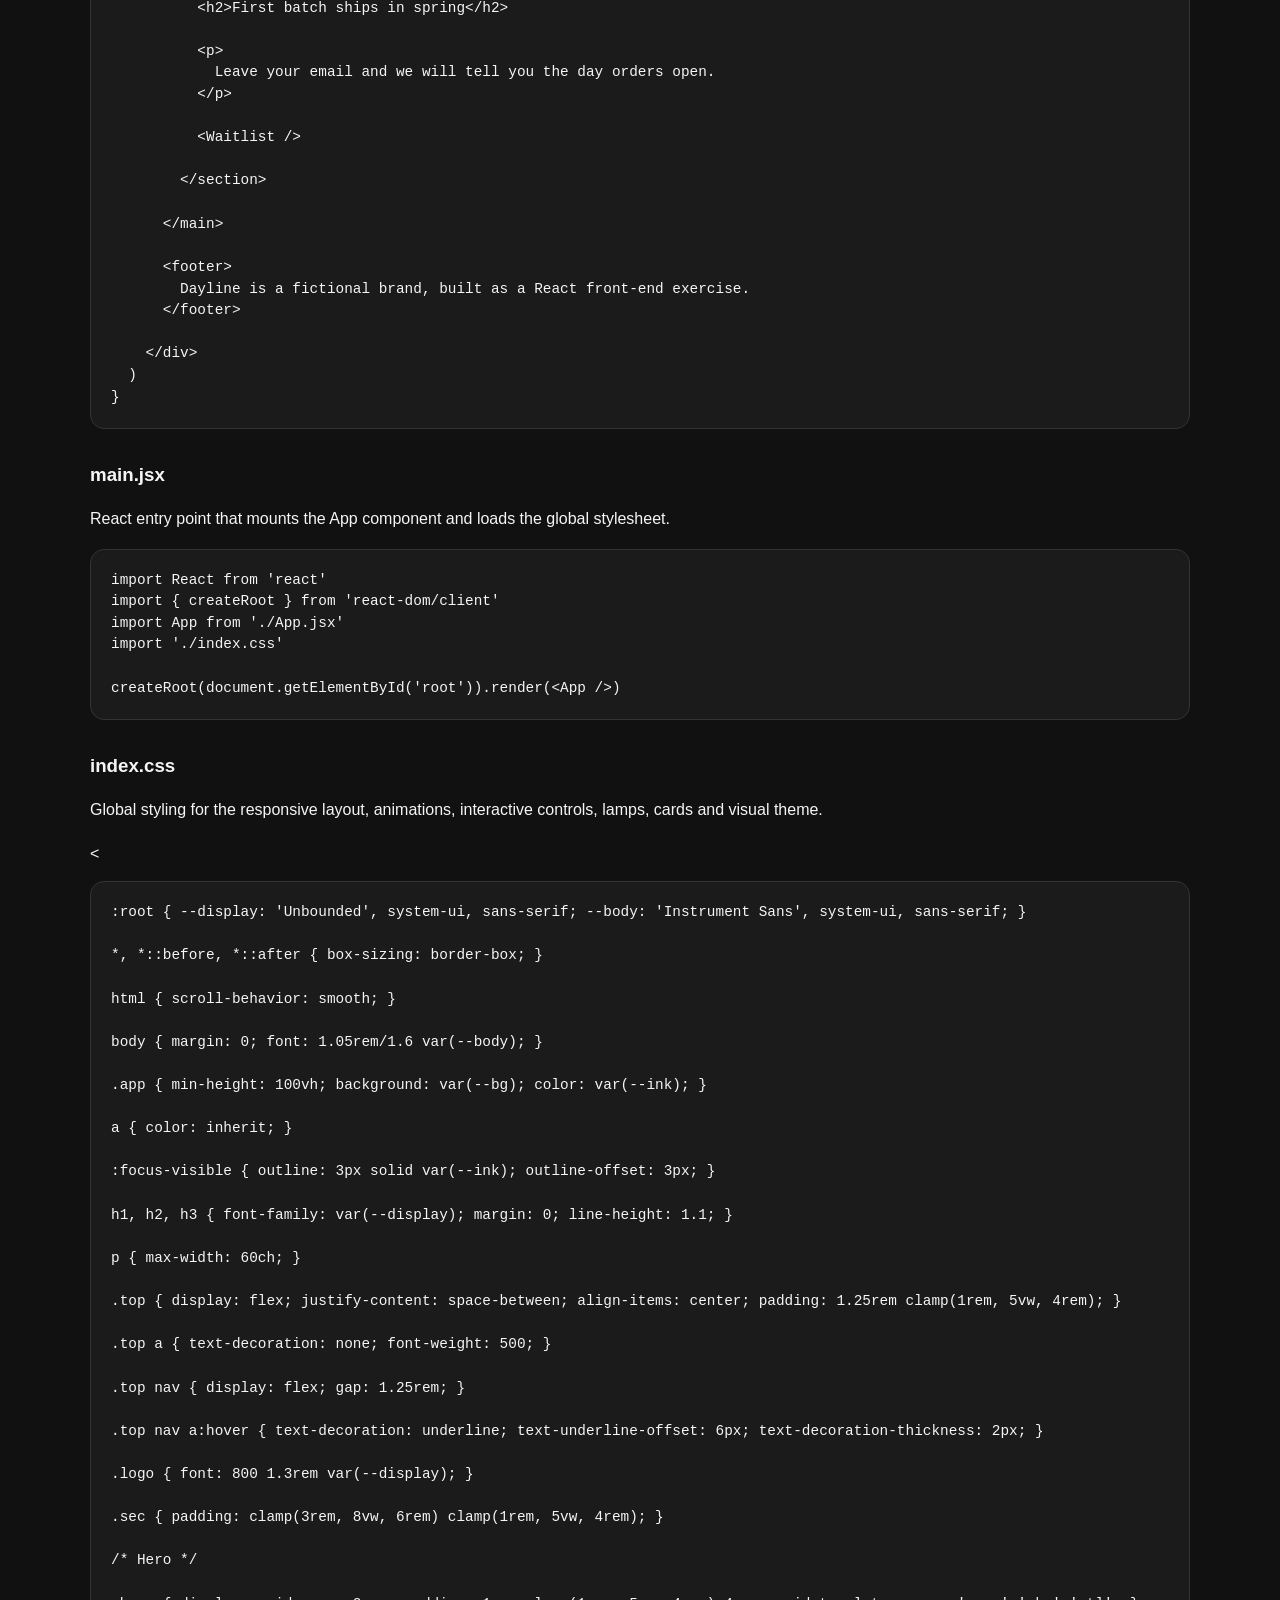
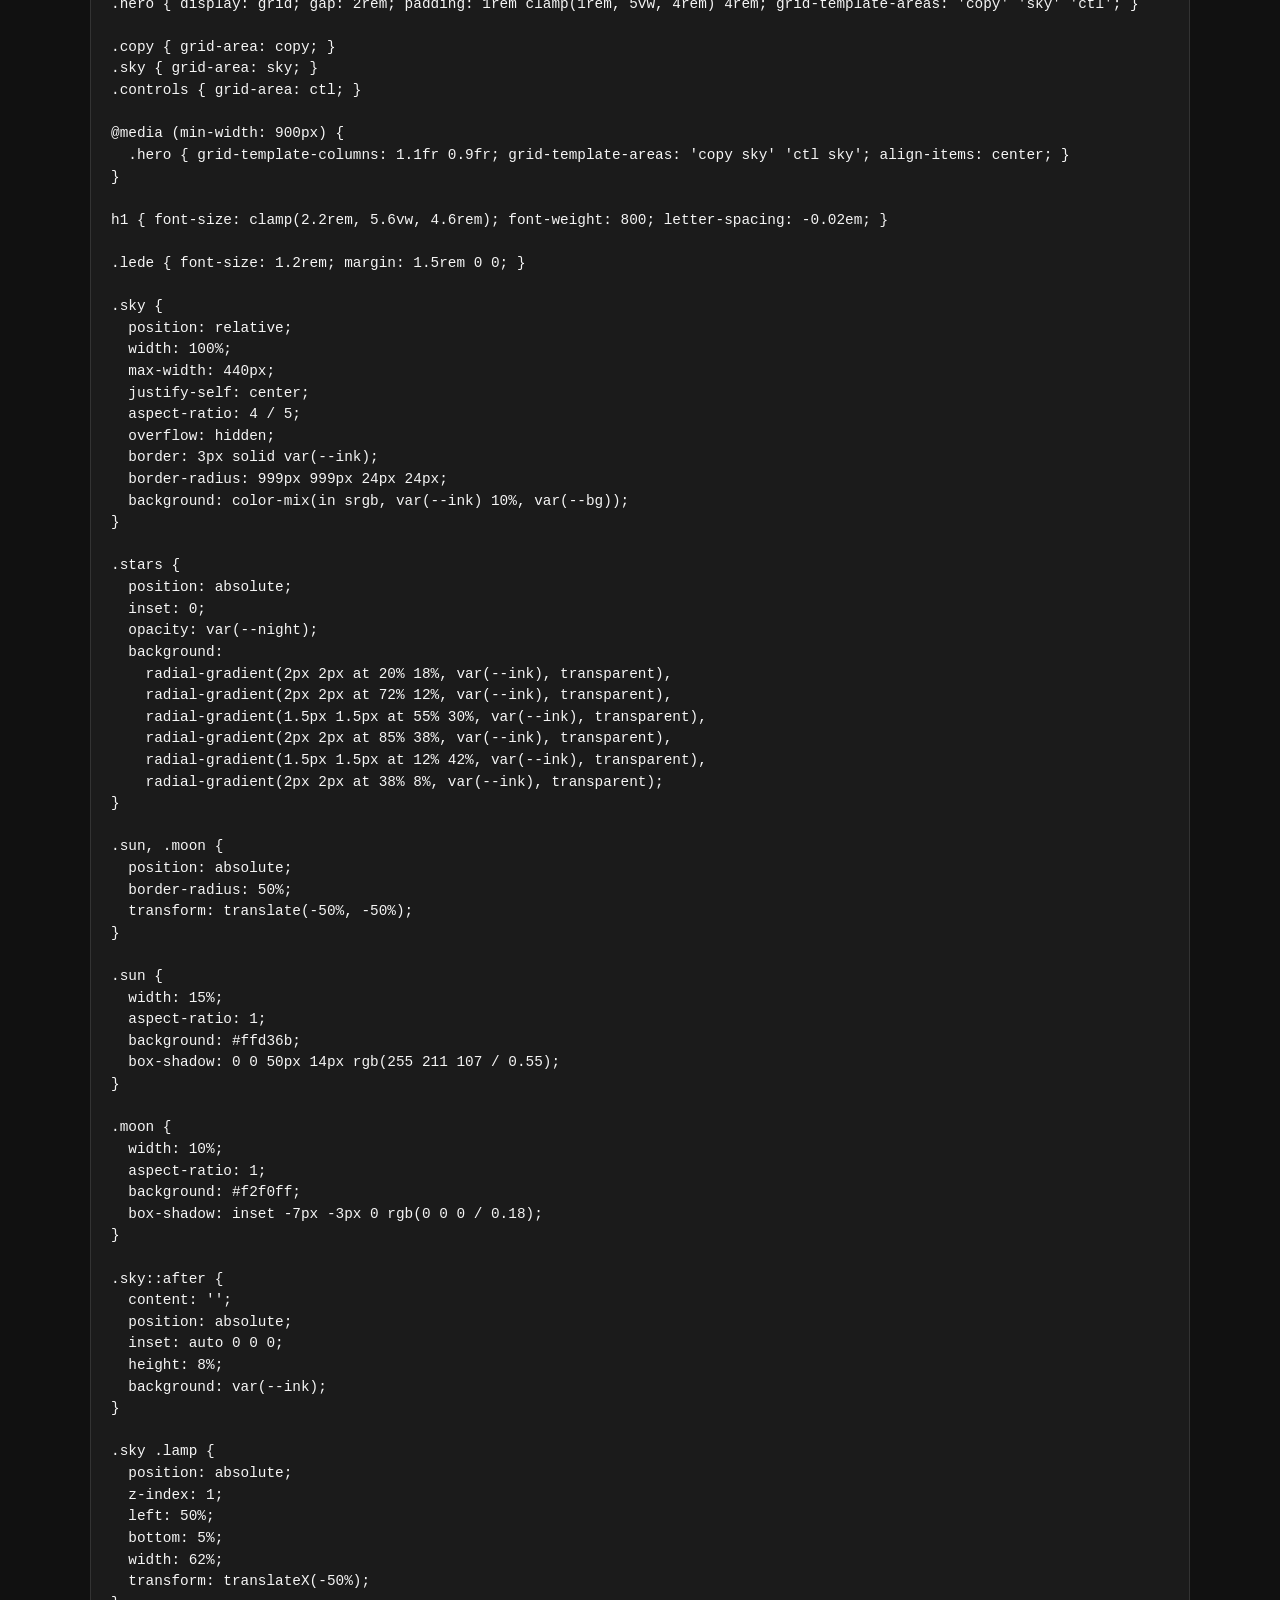
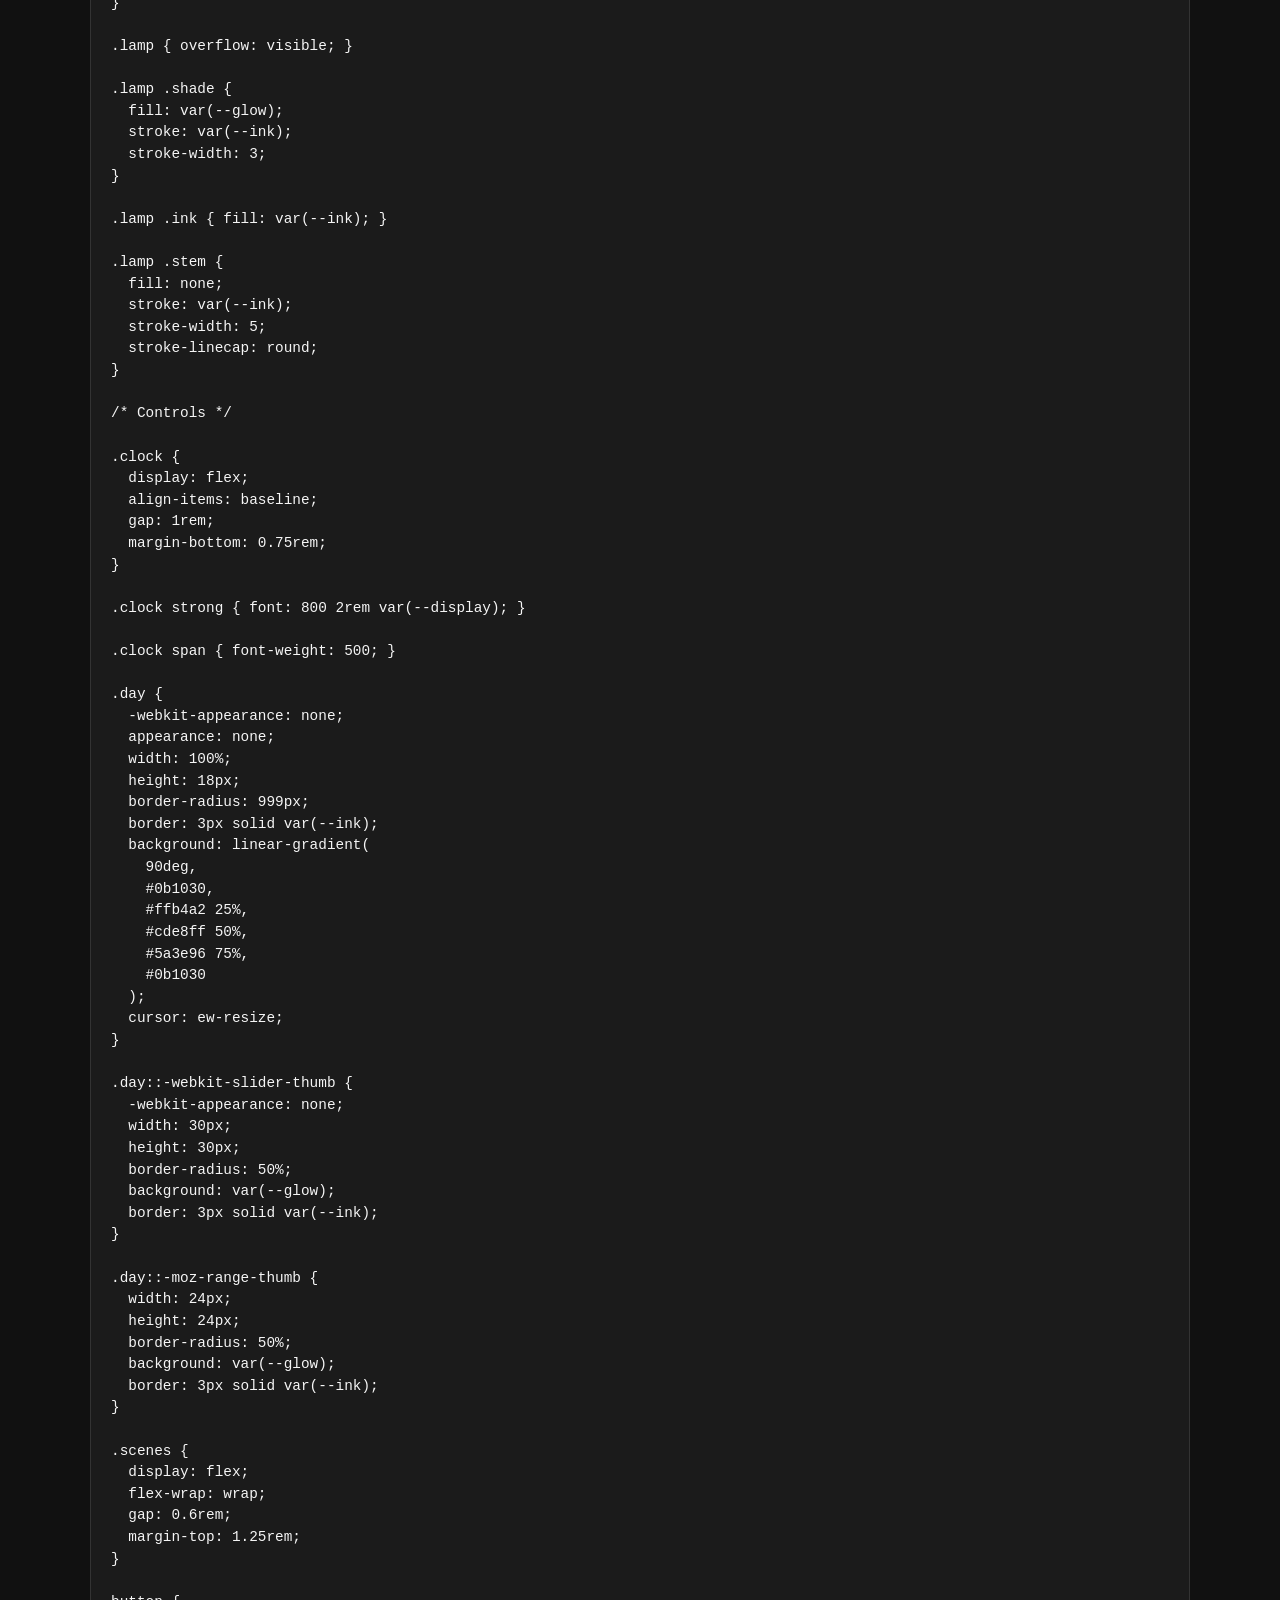
<file: projects/front-end-cloud.html>
<!DOCTYPE html>
<html lang="en">
<head>
  <meta charset="UTF-8">
  <meta name="viewport" content="width=device-width, initial-scale=1.0">

  <title>Front-end and Cloud Freelancing</title>

  <style>
    body {
      margin: 0;
      font-family: Arial, sans-serif;
      background: #111;
      color: #f5f5f5;
      line-height: 1.7;
    }

    .container {
      width: min(1100px, 92%);
      margin: auto;
      padding: 50px 0;
    }

    h1,
    h2,
    h3 {
      line-height: 1.2;
    }

    h1 {
      font-size: 2.5rem;
      margin-bottom: 15px;
    }

    h2 {
      margin-top: 55px;
      margin-bottom: 20px;
    }

    h3 {
      margin-top: 30px;
    }

    .intro {
      max-width: 750px;
      color: #ccc;
    }

    .screenshots {
      display: grid;
      grid-template-columns: repeat(auto-fit, minmax(280px, 1fr));
      gap: 25px;
      margin-top: 30px;
    }

    .screenshot {
      background: #1a1a1a;
      padding: 15px;
      border-radius: 16px;
    }

    .screenshot img {
      width: 100%;
      height: auto;
      display: block;
      border-radius: 12px;
    }

    .screenshot p {
      margin-bottom: 0;
      font-weight: bold;
    }

    .tech {
      color: #ccc;
    }

    .code-section {
      margin-top: 30px;
    }

    pre {
      background: #1b1b1b;
      border: 1px solid #333;
      padding: 20px;
      border-radius: 14px;
      overflow-x: auto;
      line-height: 1.5;
      font-size: 0.9rem;
    }

    code {
      font-family: Consolas, "Courier New", monospace;
    }

    .file {
      margin-top: 35px;
    }

    .back {
      display: inline-block;
      margin-bottom: 30px;
      color: #fff;
      text-decoration: none;
      border: 1px solid #555;
      padding: 8px 14px;
      border-radius: 8px;
    }

    .back:hover {
      background: #222;
    }

    footer {
      margin-top: 60px;
      padding-top: 25px;
      border-top: 1px solid #333;
      color: #aaa;
    }
  </style>
</head>

<body>

  <div class="container">

    <a class="back" href="../index.html">
      ← Back to Portfolio
    </a>

    <h1>Front-end and Cloud Freelancing</h1>

    <p class="intro">
      A responsive React front-end project built with React and Vite.
      The project focuses on interactive UI, responsive layouts,
      dynamic visual themes, animations, and user interaction.
    </p>

    <h2>Project Screenshots</h2>

    <div class="screenshots">

      <div class="screenshot">
        <img
          src="Front-End.jpg.png"
          alt="Front-end project screenshot"
        >
        <p>Front-end Interface</p>
      </div>

      <div class="screenshot">
        <img
          src="Responsive.jpg.png"
          alt="Responsive design screenshot"
        >
        <p>Responsive Design</p>
      </div>

    </div>

    <h2>Technologies</h2>

    <p class="tech">
      React, React DOM, JavaScript, JSX, CSS, Vite,
      responsive design, interactive UI, animations and SVG.
    </p>

    <h2>React Source Code</h2>

    <!-- App.jsx -->
    <div class="file">

      <h3>App.jsx</h3>

      <p>
        Main React application containing the interactive components,
        dynamic day/night theme, lamp components, collection cards,
        time controls and waitlist form.
      </p>

      <pre><code>import { useEffect, useId, useRef, useState } from 'react'

/* ---------- Day theme: colours are interpolated from the hour ---------- */

const KEYS = [
  { h: 0, bg: [11, 16, 48], glow: [255, 176, 96] },
  { h: 6, bg: [255, 180, 162], glow: [255, 150, 90] },
  { h: 12, bg: [205, 232, 255], glow: [255, 255, 255] },
  { h: 18, bg: [90, 62, 150], glow: [255, 190, 110] },
  { h: 24, bg: [11, 16, 48], glow: [255, 176, 96] },
]

const mix = (a, b, t) =&gt; a.map((v, i) =&gt; v + (b[i] - v) * t)
const rgb = (c) =&gt; `rgb(${c.map(Math.round).join(',')})`

function themeAt(h) {
  let i = 0
  while (i &lt; KEYS.length - 2 &amp;&amp; h &gt; KEYS[i + 1].h) i++

  const a = KEYS[i], b = KEYS[i + 1]
  const t = (h - a.h) / (b.h - a.h)

  const bg = mix(a.bg, b.bg, t)
  const glow = mix(a.glow, b.glow, t)

  const lum =
    (0.299 * bg[0] + 0.587 * bg[1] + 0.114 * bg[2]) / 255

  return {
    bg: rgb(bg),
    glow: rgb(glow),
    ink: lum &gt; 0.5 ? '#1b1633' : '#fdf3e3',
    night: Math.min(1, Math.max(0, (0.7 - lum) / 0.55)),
  }
}

const fmt = (h) =&gt; {
  const m = Math.round((h % 24) * 60) % 1440
  const hh = Math.floor(m / 60)

  return `${((hh + 11) % 12) + 1}:${String(m % 60).padStart(2, '0')} ${hh &lt; 12 ? 'am' : 'pm'}`
}

const moment = (h) =&gt;
  h &lt; 5 ? 'Deep night'
  : h &lt; 7 ? 'Sunrise'
  : h &lt; 11 ? 'Morning'
  : h &lt; 14 ? 'Midday'
  : h &lt; 17 ? 'Afternoon'
  : h &lt; 19.5 ? 'Golden hour'
  : h &lt; 22 ? 'Evening'
  : 'Night'

/* ---------- Hook: the hour, with an eased tween ---------- */

function useDay() {
  const [h, setH] = useState(4.5)
  const hRef = useRef(4.5)
  const raf = useRef(0)

  const set = (v) =&gt; {
    hRef.current = v
    setH(v)
  }

  const stop = () =&gt; cancelAnimationFrame(raf.current)

  const goTo = (to, ms = 1500) =&gt; {
    stop()

    const from = hRef.current
    const t0 = performance.now()

    const step = (t) =&gt; {
      const p = Math.min(1, (t - t0) / ms)
      const e =
        p &lt; 0.5
          ? 2 * p * p
          : 1 - Math.pow(-2 * p + 2, 2) / 2

      set(from + (to - from) * e)

      if (p &lt; 1) {
        raf.current = requestAnimationFrame(step)
      }
    }

    raf.current = requestAnimationFrame(step)
  }

  useEffect(() =&gt; {
    if (window.matchMedia('(prefers-reduced-motion: reduce)').matches) {
      set(17.5)
      return
    }

    const t = setTimeout(() =&gt; goTo(17.5, 4500), 500)

    return () =&gt; {
      clearTimeout(t)
      stop()
    }
  }, [])

  return { h, set, goTo, stop }
}

/* ---------- Lamp drawing ---------- */

function Lamp({ shape = 'orb', power }) {
  const id = useId().replace(/:/g, '')
  const baseX = shape === 'arc' ? 96 : 60

  return (
    &lt;svg viewBox="0 0 120 170" className="lamp" aria-hidden="true"&gt;
      &lt;defs&gt;
        &lt;radialGradient id={id}&gt;
          &lt;stop offset="0" stopColor="var(--glow)" stopOpacity="0.95" /&gt;
          &lt;stop offset="1" stopColor="var(--glow)" stopOpacity="0" /&gt;
        &lt;/radialGradient&gt;
      &lt;/defs&gt;

      &lt;circle
        cx="60"
        cy="62"
        r={30 + 34 * power}
        fill={`url(#${id})`}
        opacity={0.15 + 0.85 * power}
      /&gt;

      {shape === 'orb' &amp;&amp;
        &lt;circle cx="60" cy="62" r="30" className="shade" /&gt;}

      {shape === 'cone' &amp;&amp;
        &lt;path d="M32 92 L48 36 H72 L88 92 Z" className="shade" /&gt;}

      {shape === 'arc' &amp;&amp; (
        &lt;&gt;
          &lt;path
            d="M96 150 C96 60 70 36 44 50"
            className="stem"
          /&gt;

          &lt;path
            d="M24 58 A22 22 0 0 1 68 58 Z"
            className="shade"
            transform="rotate(-14 46 58)"
          /&gt;
        &lt;/&gt;
      )}

      {shape !== 'arc' &amp;&amp;
        &lt;rect
          x="57"
          y="92"
          width="6"
          height="52"
          className="ink"
        /&gt;}

      &lt;ellipse
        cx={baseX}
        cy="150"
        rx="26"
        ry="7"
        className="ink"
      /&gt;
    &lt;/svg&gt;
  )
}

/* ---------- Hero ---------- */

const SCENES = [
  { n: 'Wake', h: 6.5 },
  { n: 'Focus', h: 12 },
  { n: 'Wind down', h: 20.5 },
]

function Hero({ day, th }) {
  const { h, set, goTo, stop } = day

  const pos = (hh) =&gt; {
    const a = ((hh - 6) / 24) * Math.PI * 2

    return {
      left: `${50 - 42 * Math.cos(a)}%`,
      top: `${94 - 80 * Math.sin(a)}%`,
    }
  }

  const sun = pos(h)
  const moon = pos((h + 12) % 24)

  return (
    &lt;section className="hero"&gt;

      &lt;div className="copy"&gt;
        &lt;h1&gt;Light that keeps your hours.&lt;/h1&gt;

        &lt;p className="lede"&gt;
          Dayline lamps shift their colour with the time of day,
          warm at dawn, bright at noon, amber at night.
          Drag the day below and watch the whole page follow.
        &lt;/p&gt;
      &lt;/div&gt;

      &lt;div className="sky" style={{ '--night': th.night }}&gt;
        &lt;span className="stars" /&gt;
        &lt;span className="sun" style={sun} /&gt;
        &lt;span className="moon" style={moon} /&gt;
        &lt;Lamp shape="orb" power={th.night} /&gt;
      &lt;/div&gt;

      &lt;div className="controls"&gt;

        &lt;div className="clock" aria-live="off"&gt;
          &lt;strong&gt;{fmt(h)}&lt;/strong&gt;
          &lt;span&gt;{moment(h)}&lt;/span&gt;
        &lt;/div&gt;

        &lt;input
          className="day"
          type="range"
          min="0"
          max="24"
          step="0.05"
          value={h}
          aria-label="Time of day"
          onChange={(e) =&gt; {
            stop()
            set(+e.target.value)
          }}
        /&gt;

        &lt;div className="scenes"&gt;
          {SCENES.map((s) =&gt; (
            &lt;button
              key={s.n}
              aria-pressed={Math.abs(h - s.h) &lt; 1.5}
              onClick={() =&gt; goTo(s.h)}
            &gt;
              {s.n}
            &lt;/button&gt;
          ))}
        &lt;/div&gt;

      &lt;/div&gt;

    &lt;/section&gt;
  )
}

/* ---------- Collection with tilt ---------- */

const LAMPS = [
  {
    name: 'Orb',
    shape: 'orb',
    note: 'Round and soft. Reads like a small moon on a desk.',
    k: '2200–6500K',
    price: '$89',
  },
  {
    name: 'Cone',
    shape: 'cone',
    note: 'Throws light down onto the page you are reading.',
    k: '2700–5000K',
    price: '$109',
  },
  {
    name: 'Arc',
    shape: 'arc',
    note: 'Leans over a sofa or bed without taking floor space.',
    k: '2000–4000K',
    price: '$149',
  },
]

function Card({ lamp, power }) {
  const ref = useRef(null)

  const move = (e) =&gt; {
    const r = ref.current.getBoundingClientRect()

    ref.current.style.setProperty(
      '--ry',
      `${((e.clientX - r.left) / r.width - 0.5) * 14}deg`
    )

    ref.current.style.setProperty(
      '--rx',
      `${-((e.clientY - r.top) / r.height - 0.5) * 14}deg`
    )
  }

  const reset = () =&gt; {
    ref.current.style.setProperty('--rx', '0deg')
    ref.current.style.setProperty('--ry', '0deg')
  }

  return (
    &lt;article
      className="card"
      ref={ref}
      onPointerMove={move}
      onPointerLeave={reset}
    &gt;

      &lt;Lamp shape={lamp.shape} power={power} /&gt;

      &lt;h3&gt;{lamp.name}&lt;/h3&gt;
      &lt;p&gt;{lamp.note}&lt;/p&gt;

      &lt;div className="meta"&gt;
        &lt;span&gt;{lamp.k}&lt;/span&gt;
        &lt;b&gt;{lamp.price}&lt;/b&gt;
      &lt;/div&gt;

    &lt;/article&gt;
  )
}

/* ---------- Waitlist ---------- */

function Waitlist() {
  const [email, setEmail] = useState('')
  const [status, setStatus] = useState('idle')

  const submit = (e) =&gt; {
    e.preventDefault()

    setStatus(
      /^\S+@\S+\.\S+$/.test(email)
        ? 'done'
        : 'error'
    )
  }

  if (status === 'done')
    return (
      &lt;div className="done" role="status"&gt;

        &lt;svg viewBox="0 0 52 52" aria-hidden="true"&gt;
          &lt;circle cx="26" cy="26" r="23" /&gt;
          &lt;path d="M15 27l8 8 14-17" /&gt;
        &lt;/svg&gt;

        &lt;p&gt;
          You are on the list. We will write when the first batch ships.
        &lt;/p&gt;

      &lt;/div&gt;
    )

  return (
    &lt;form onSubmit={submit} noValidate&gt;

      &lt;label htmlFor="em"&gt;Email&lt;/label&gt;

      &lt;div className="row"&gt;

        &lt;input
          id="em"
          type="email"
          value={email}
          placeholder="you@example.com"
          onChange={(e) =&gt; {
            setEmail(e.target.value)
            setStatus('idle')
          }}
          aria-invalid={status === 'error'}
        /&gt;

        &lt;button type="submit"&gt;
          Join the waitlist
        &lt;/button&gt;

      &lt;/div&gt;

      &lt;p className="err" role="alert"&gt;
        {status === 'error'
          ? 'Enter a valid email, like you@example.com.'
          : ''}
      &lt;/p&gt;

    &lt;/form&gt;
  )
}

export default function App() {
  const day = useDay()
  const th = themeAt(day.h)

  return (
    &lt;div
      className="app"
      style={{
        '--bg': th.bg,
        '--ink': th.ink,
        '--glow': th.glow
      }}
    &gt;

      &lt;header className="top"&gt;

        &lt;a className="logo" href="#top"&gt;
          Dayline
        &lt;/a&gt;

        &lt;nav aria-label="Main"&gt;
          &lt;a href="#collection"&gt;Collection&lt;/a&gt;
          &lt;a href="#why"&gt;Why&lt;/a&gt;
          &lt;a href="#waitlist"&gt;Waitlist&lt;/a&gt;
        &lt;/nav&gt;

      &lt;/header&gt;

      &lt;main id="top"&gt;

        &lt;Hero day={day} th={th} /&gt;

        &lt;section id="collection" className="sec"&gt;

          &lt;h2&gt;Three shapes, one habit&lt;/h2&gt;

          &lt;div className="cards"&gt;
            {LAMPS.map((l) =&gt; (
              &lt;Card
                key={l.name}
                lamp={l}
                power={th.night}
              /&gt;
            ))}
          &lt;/div&gt;

        &lt;/section&gt;

        &lt;section id="why" className="sec why"&gt;

          &lt;article&gt;
            &lt;h3&gt;Follows the sun&lt;/h3&gt;
            &lt;p&gt;
              Colour temperature moves with the hour,
              so evenings stay easy on your eyes.
            &lt;/p&gt;
          &lt;/article&gt;

          &lt;article&gt;
            &lt;h3&gt;No app needed&lt;/h3&gt;
            &lt;p&gt;
              One dial on the base. No account, no Wi-Fi,
              nothing to update.
            &lt;/p&gt;
          &lt;/article&gt;

          &lt;article&gt;
            &lt;h3&gt;Repairable&lt;/h3&gt;
            &lt;p&gt;
              Every part is a screw-in module,
              so one broken piece never means a new lamp.
            &lt;/p&gt;
          &lt;/article&gt;

        &lt;/section&gt;

        &lt;section id="waitlist" className="sec wait"&gt;

          &lt;h2&gt;First batch ships in spring&lt;/h2&gt;

          &lt;p&gt;
            Leave your email and we will tell you the day orders open.
          &lt;/p&gt;

          &lt;Waitlist /&gt;

        &lt;/section&gt;

      &lt;/main&gt;

      &lt;footer&gt;
        Dayline is a fictional brand, built as a React front-end exercise.
      &lt;/footer&gt;

    &lt;/div&gt;
  )
}</code></pre>

    </div>

    <!-- main.jsx -->
    <div class="file">

      <h3>main.jsx</h3>

      <p>
        React entry point that mounts the App component and loads the
        global stylesheet.
      </p>

      <pre><code>import React from 'react'
import { createRoot } from 'react-dom/client'
import App from './App.jsx'
import './index.css'

createRoot(document.getElementById('root')).render(&lt;App /&gt;)</code></pre>

    </div>

    <!-- index.css -->
    <div class="file">

      <h3>index.css</h3>

      <p>
        Global styling for the responsive layout, animations,
        interactive controls, lamps, cards and visual theme.
      </p>

      <<pre><code>:root { --display: 'Unbounded', system-ui, sans-serif; --body: 'Instrument Sans', system-ui, sans-serif; }

*, *::before, *::after { box-sizing: border-box; }

html { scroll-behavior: smooth; }

body { margin: 0; font: 1.05rem/1.6 var(--body); }

.app { min-height: 100vh; background: var(--bg); color: var(--ink); }

a { color: inherit; }

:focus-visible { outline: 3px solid var(--ink); outline-offset: 3px; }

h1, h2, h3 { font-family: var(--display); margin: 0; line-height: 1.1; }

p { max-width: 60ch; }

.top { display: flex; justify-content: space-between; align-items: center; padding: 1.25rem clamp(1rem, 5vw, 4rem); }

.top a { text-decoration: none; font-weight: 500; }

.top nav { display: flex; gap: 1.25rem; }

.top nav a:hover { text-decoration: underline; text-underline-offset: 6px; text-decoration-thickness: 2px; }

.logo { font: 800 1.3rem var(--display); }

.sec { padding: clamp(3rem, 8vw, 6rem) clamp(1rem, 5vw, 4rem); }

/* Hero */

.hero { display: grid; gap: 2rem; padding: 1rem clamp(1rem, 5vw, 4rem) 4rem; grid-template-areas: 'copy' 'sky' 'ctl'; }

.copy { grid-area: copy; }
.sky { grid-area: sky; }
.controls { grid-area: ctl; }

@media (min-width: 900px) {
  .hero { grid-template-columns: 1.1fr 0.9fr; grid-template-areas: 'copy sky' 'ctl sky'; align-items: center; }
}

h1 { font-size: clamp(2.2rem, 5.6vw, 4.6rem); font-weight: 800; letter-spacing: -0.02em; }

.lede { font-size: 1.2rem; margin: 1.5rem 0 0; }

.sky {
  position: relative;
  width: 100%;
  max-width: 440px;
  justify-self: center;
  aspect-ratio: 4 / 5;
  overflow: hidden;
  border: 3px solid var(--ink);
  border-radius: 999px 999px 24px 24px;
  background: color-mix(in srgb, var(--ink) 10%, var(--bg));
}

.stars {
  position: absolute;
  inset: 0;
  opacity: var(--night);
  background:
    radial-gradient(2px 2px at 20% 18%, var(--ink), transparent),
    radial-gradient(2px 2px at 72% 12%, var(--ink), transparent),
    radial-gradient(1.5px 1.5px at 55% 30%, var(--ink), transparent),
    radial-gradient(2px 2px at 85% 38%, var(--ink), transparent),
    radial-gradient(1.5px 1.5px at 12% 42%, var(--ink), transparent),
    radial-gradient(2px 2px at 38% 8%, var(--ink), transparent);
}

.sun, .moon {
  position: absolute;
  border-radius: 50%;
  transform: translate(-50%, -50%);
}

.sun {
  width: 15%;
  aspect-ratio: 1;
  background: #ffd36b;
  box-shadow: 0 0 50px 14px rgb(255 211 107 / 0.55);
}

.moon {
  width: 10%;
  aspect-ratio: 1;
  background: #f2f0ff;
  box-shadow: inset -7px -3px 0 rgb(0 0 0 / 0.18);
}

.sky::after {
  content: '';
  position: absolute;
  inset: auto 0 0 0;
  height: 8%;
  background: var(--ink);
}

.sky .lamp {
  position: absolute;
  z-index: 1;
  left: 50%;
  bottom: 5%;
  width: 62%;
  transform: translateX(-50%);
}

.lamp { overflow: visible; }

.lamp .shade {
  fill: var(--glow);
  stroke: var(--ink);
  stroke-width: 3;
}

.lamp .ink { fill: var(--ink); }

.lamp .stem {
  fill: none;
  stroke: var(--ink);
  stroke-width: 5;
  stroke-linecap: round;
}

/* Controls */

.clock {
  display: flex;
  align-items: baseline;
  gap: 1rem;
  margin-bottom: 0.75rem;
}

.clock strong { font: 800 2rem var(--display); }

.clock span { font-weight: 500; }

.day {
  -webkit-appearance: none;
  appearance: none;
  width: 100%;
  height: 18px;
  border-radius: 999px;
  border: 3px solid var(--ink);
  background: linear-gradient(
    90deg,
    #0b1030,
    #ffb4a2 25%,
    #cde8ff 50%,
    #5a3e96 75%,
    #0b1030
  );
  cursor: ew-resize;
}

.day::-webkit-slider-thumb {
  -webkit-appearance: none;
  width: 30px;
  height: 30px;
  border-radius: 50%;
  background: var(--glow);
  border: 3px solid var(--ink);
}

.day::-moz-range-thumb {
  width: 24px;
  height: 24px;
  border-radius: 50%;
  background: var(--glow);
  border: 3px solid var(--ink);
}

.scenes {
  display: flex;
  flex-wrap: wrap;
  gap: 0.6rem;
  margin-top: 1.25rem;
}

button {
  font: 600 1rem var(--body);
  color: inherit;
  cursor: pointer;
}

.scenes button {
  padding: 0.55rem 1.1rem;
  border-radius: 999px;
  background: transparent;
  border: 2px solid var(--ink);
  transition: background 0.2s, color 0.2s, transform 0.2s;
}

.scenes button:hover { transform: translateY(-2px); }

.scenes button[aria-pressed='true'] {
  background: var(--ink);
  color: var(--bg);
}

/* Collection */

h2 {
  font-size: clamp(1.7rem, 4vw, 3rem);
  margin-bottom: 2rem;
  max-width: 18ch;
}

.cards {
  display: grid;
  gap: 1.5rem;
  grid-template-columns: repeat(auto-fit, minmax(240px, 1fr));
}

.card {
  padding: 1.5rem;
  border-radius: 28px 28px 28px 6px;
  border: 2px solid color-mix(in srgb, var(--ink) 30%, transparent);
  background: color-mix(in srgb, var(--ink) 8%, transparent);
  transform: perspective(700px) rotateX(var(--rx, 0deg)) rotateY(var(--ry, 0deg));
  transition: transform 0.25s ease-out;
}

.card .lamp {
  width: 55%;
  display: block;
  margin: 0 auto 1rem;
}

.card h3 {
  font-size: 1.5rem;
  margin-bottom: 0.5rem;
}

.card p { margin: 0 0 1rem; }

.meta {
  display: flex;
  justify-content: space-between;
  font-weight: 500;
}

.why {
  display: grid;
  gap: 2rem;
  grid-template-columns: repeat(auto-fit, minmax(220px, 1fr));
  border-block: 2px solid color-mix(in srgb, var(--ink) 30%, transparent);
}

.why h3 {
  font-size: 1.15rem;
  margin-bottom: 0.5rem;
}

.why p { margin: 0; }

/* Waitlist */

.wait h2 { max-width: 16ch; }

label {
  display: block;
  font-weight: 600;
  margin-bottom: 0.4rem;
}

.row {
  display: flex;
  flex-wrap: wrap;
  gap: 0.75rem;
  max-width: 560px;
}

input[type='email'] {
  flex: 1 1 240px;
  padding: 0.9rem 1.1rem;
  font: inherit;
  color: inherit;
  background: transparent;
  border: 2px solid var(--ink);
  border-radius: 14px;
}

input[aria-invalid='true'] { border-style: dashed; }

.row button {
  padding: 0.9rem 1.5rem;
  border-radius: 14px;
  background: var(--ink);
  color: var(--bg);
  border: 2px solid var(--ink);
  transition: transform 0.2s;
}

.row button:hover { transform: translateY(-3px) rotate(-1deg); }

.err {
  min-height: 1.6em;
  margin: 0.6rem 0 0;
  font-weight: 500;
}

.done {
  display: flex;
  align-items: center;
  gap: 1rem;
}

.done svg {
  width: 56px;
  flex: none;
  fill: none;
  stroke: var(--ink);
  stroke-width: 3;
  stroke-linecap: round;
  stroke-linejoin: round;
}

.done circle {
  stroke-dasharray: 150;
  stroke-dashoffset: 150;
  animation: draw 0.7s ease-out forwards;
}

.done path {
  stroke-dasharray: 40;
  stroke-dashoffset: 40;
  animation: draw 0.5s 0.5s ease-out forwards;
}

@keyframes draw {
  to { stroke-dashoffset: 0; }
}

.done p { margin: 0; }

footer {
  padding: 2rem clamp(1rem, 5vw, 4rem);
  font-size: 0.95rem;
  border-top: 2px solid color-mix(in srgb, var(--ink) 30%, transparent);
}

@media (prefers-reduced-motion: reduce) {
  html { scroll-behavior: auto; }

  *, *::before, *::after {
    transition: none !important;
    animation: none !important;
  }

  .done circle, .done path {
    stroke-dashoffset: 0;
  }
}
</code></pre>

    </div>

    <h2>Project Configuration</h2>

    <div class="file">

      <h3>package.json</h3>

      <pre><code>{
  "name": "dayline",
  "private": true,
  "version": "1.0.0",
  "type": "module",
  "scripts": {
    "dev": "vite",
    "build": "vite build",
    "preview": "vite preview"
  },
  "dependencies": {
    "react": "^18.3.1",
    "react-dom": "^18.3.1"
  },
  "devDependencies": {
    "@vitejs/plugin-react": "^4.3.1",
    "vite": "^5.4.0"
  }
}</code></pre>

    </div>

    <footer>
      Dayline is a fictional brand, built as a React front-end exercise.
    </footer>

  </div>

</body>
</html>
</file>
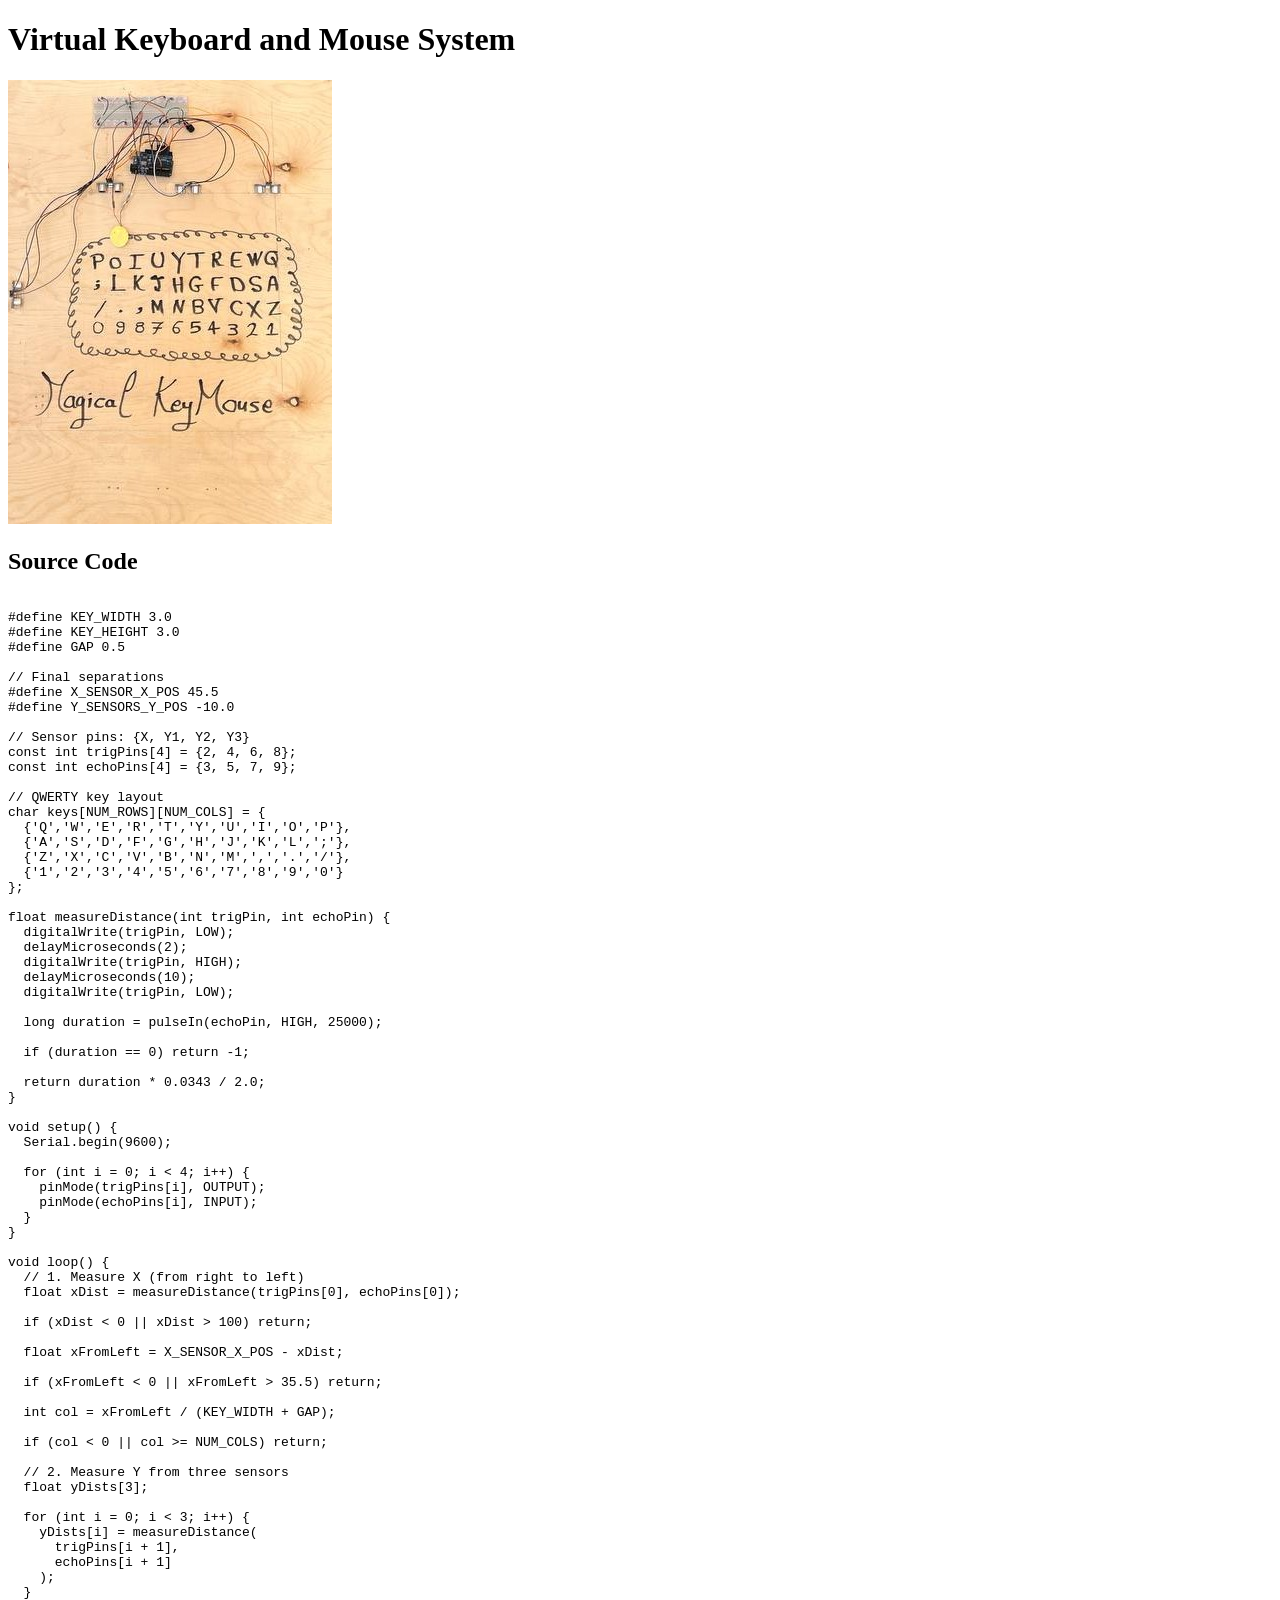
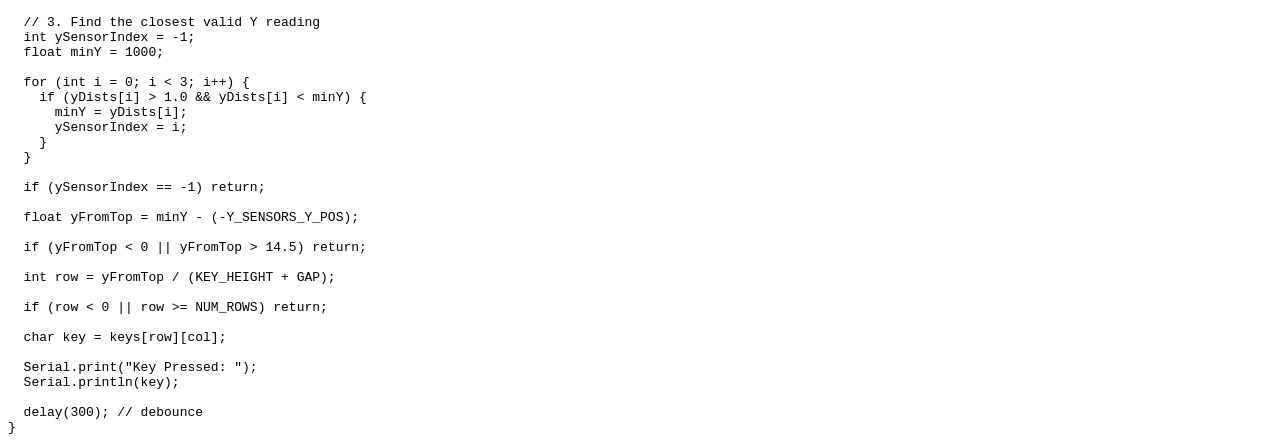
<file: projects/virtual-keyboard.html>
<!DOCTYPE html>
<html lang="en">
<head>
    <meta charset="UTF-8">
    <meta name="viewport" content="width=device-width, initial-scale=1.0">
    <title>Virtual Keyboard and Mouse System</title>
</head>

<body>

    <h1>Virtual Keyboard and Mouse System</h1>

    <img src="virtual-keyboard-mouse.jpg" alt="Virtual Keyboard and Mouse System">

    <h2>Source Code</h2>

<pre><code>
#define KEY_WIDTH 3.0
#define KEY_HEIGHT 3.0
#define GAP 0.5

// Final separations
#define X_SENSOR_X_POS 45.5
#define Y_SENSORS_Y_POS -10.0

// Sensor pins: {X, Y1, Y2, Y3}
const int trigPins[4] = {2, 4, 6, 8};
const int echoPins[4] = {3, 5, 7, 9};

// QWERTY key layout
char keys[NUM_ROWS][NUM_COLS] = {
  {'Q','W','E','R','T','Y','U','I','O','P'},
  {'A','S','D','F','G','H','J','K','L',';'},
  {'Z','X','C','V','B','N','M',',','.','/'},
  {'1','2','3','4','5','6','7','8','9','0'}
};

float measureDistance(int trigPin, int echoPin) {
  digitalWrite(trigPin, LOW);
  delayMicroseconds(2);
  digitalWrite(trigPin, HIGH);
  delayMicroseconds(10);
  digitalWrite(trigPin, LOW);

  long duration = pulseIn(echoPin, HIGH, 25000);

  if (duration == 0) return -1;

  return duration * 0.0343 / 2.0;
}

void setup() {
  Serial.begin(9600);

  for (int i = 0; i < 4; i++) {
    pinMode(trigPins[i], OUTPUT);
    pinMode(echoPins[i], INPUT);
  }
}

void loop() {
  // 1. Measure X (from right to left)
  float xDist = measureDistance(trigPins[0], echoPins[0]);

  if (xDist < 0 || xDist > 100) return;

  float xFromLeft = X_SENSOR_X_POS - xDist;

  if (xFromLeft < 0 || xFromLeft > 35.5) return;

  int col = xFromLeft / (KEY_WIDTH + GAP);

  if (col < 0 || col >= NUM_COLS) return;

  // 2. Measure Y from three sensors
  float yDists[3];

  for (int i = 0; i < 3; i++) {
    yDists[i] = measureDistance(
      trigPins[i + 1],
      echoPins[i + 1]
    );
  }

  // 3. Find the closest valid Y reading
  int ySensorIndex = -1;
  float minY = 1000;

  for (int i = 0; i < 3; i++) {
    if (yDists[i] > 1.0 && yDists[i] < minY) {
      minY = yDists[i];
      ySensorIndex = i;
    }
  }

  if (ySensorIndex == -1) return;

  float yFromTop = minY - (-Y_SENSORS_Y_POS);

  if (yFromTop < 0 || yFromTop > 14.5) return;

  int row = yFromTop / (KEY_HEIGHT + GAP);

  if (row < 0 || row >= NUM_ROWS) return;

  char key = keys[row][col];

  Serial.print("Key Pressed: ");
  Serial.println(key);

  delay(300); // debounce
}
</code></pre>
</body>
</html>
</file>
<file: style.css>
/* one palette in every viewer: black, warm white, gold */
  :root{
    --bg:#000000;
    --bg-2:#070707;
    --surface:#0E0E0E;
    --ink:#F6F2E9;
    --muted:#9C968B;
    --line:rgba(246,242,233,.13);
    --gold:#D8AE5A;
    --gold-hi:#F2DCA4;
    --gold-dim:rgba(216,174,90,.16);
    --cloud-a:#FFFFFF;
    --cloud-b:#CFC7B6;
    --display:"Bricolage Grotesque","Trebuchet MS",system-ui,sans-serif;
    --body:"IBM Plex Sans",system-ui,-apple-system,"Segoe UI",sans-serif;
  }
  @media (prefers-color-scheme:dark){ :root:not([data-theme="light"]){ color-scheme:dark } }
  :root[data-theme="dark"]{ color-scheme:dark }

  *{box-sizing:border-box}
  html{scroll-behavior:smooth}
  body{
    margin:0;background:var(--bg);color:var(--ink);
    font-family:var(--body);font-size:17px;line-height:1.65;
    -webkit-font-smoothing:antialiased;overflow-x:hidden;
  }
  img{max-width:100%;display:block}
  a{color:inherit}
  :focus-visible{outline:2px solid var(--gold);outline-offset:4px;border-radius:3px}
  .wrap{width:min(1120px,92vw);margin:0 auto}
  .gold{color:var(--gold)}

  /* entrance motion */
  .rise{opacity:0;transform:translateY(18px);transition:opacity .9s cubic-bezier(.2,.7,.2,1),transform .9s cubic-bezier(.2,.7,.2,1);transition-delay:var(--d,0s)}
  .rise.in{opacity:1;transform:none}
  @media (prefers-reduced-motion:reduce){ .rise{opacity:1;transform:none;transition:none} }

  /* ---------- nav ---------- */
  .top{position:sticky;top:0;z-index:30;background:rgba(0,0,0,.72);backdrop-filter:blur(12px);border-bottom:1px solid var(--line)}
  .top .wrap{display:flex;align-items:center;gap:24px;min-height:70px}
  .mark{display:flex;align-items:center;gap:11px;text-decoration:none;font-family:var(--display);font-weight:700;letter-spacing:-.01em}
  .mark svg{width:36px;height:36px;flex:none}
  .nav{margin-left:auto;display:flex;gap:22px;font-size:15px}
  .nav a{text-decoration:none;color:var(--muted);padding-bottom:3px;border-bottom:1px solid transparent;transition:color .3s,border-color .3s}
  .nav a:hover{color:var(--ink);border-color:var(--gold)}
  @media (max-width:760px){.nav{display:none}}

  /* ---------- hero ---------- */
  .hero{position:relative;padding:clamp(40px,7vw,90px) 0 40px}
  .hero::before{
    content:"";position:absolute;left:50%;top:-140px;width:min(920px,120vw);aspect-ratio:1;
    transform:translateX(-50%);pointer-events:none;
    background:radial-gradient(circle,var(--gold-dim),transparent 60%);
  }
  .hero .wrap{position:relative;display:grid;grid-template-columns:1fr 1.02fr;gap:clamp(28px,4vw,52px);align-items:center}
  .eyebrow{display:inline-flex;align-items:center;gap:10px;font-size:14px;color:var(--muted);margin:0 0 18px}
  .dot{width:7px;height:7px;border-radius:50%;background:var(--gold);box-shadow:0 0 0 5px var(--gold-dim)}
  h1{
    font-family:var(--display);font-weight:800;
    font-size:clamp(44px,7.6vw,88px);line-height:.92;letter-spacing:-.04em;margin:0 0 16px;
    background:linear-gradient(96deg,var(--ink) 18%,var(--gold-hi) 52%,var(--gold) 76%,var(--ink) 98%);
    -webkit-background-clip:text;background-clip:text;color:transparent;
  }
  .role{font-family:var(--display);font-weight:400;font-size:clamp(19px,2.3vw,26px);line-height:1.25;margin:0 0 20px;color:var(--ink)}
  .lede{max-width:52ch;color:var(--muted);margin:0 0 30px}
  .lede strong{color:var(--ink);font-weight:600}
  .cta{display:flex;flex-wrap:wrap;gap:12px}
  .btn{
    display:inline-flex;align-items:center;gap:9px;text-decoration:none;
    font-size:15px;font-weight:500;padding:12px 22px;border-radius:999px;
    background:linear-gradient(120deg,var(--gold-hi),var(--gold));color:#141008;border:1px solid transparent;
    transition:filter .3s,transform .3s;
  }
  .btn:hover{filter:brightness(1.1);transform:translateY(-1px)}
  .btn svg{width:16px;height:16px}
  .btn--ghost{background:transparent;color:var(--ink);border-color:var(--line)}
  .btn--ghost:hover{border-color:var(--gold);color:var(--gold);filter:none}

  /* ---------- cloud reveal (click to open) ---------- */
  .reveal{
    position:relative;display:block;width:100%;max-width:580px;margin-inline:auto;
    aspect-ratio:1/1.08;background:transparent;border:0;padding:0;cursor:pointer;
    font:inherit;color:inherit;-webkit-tap-highlight-color:transparent;
  }
  .reveal__glow{
    position:absolute;left:50%;top:50%;transform:translate(-50%,-50%) scale(.6);
    width:84%;aspect-ratio:1;border-radius:50%;opacity:0;
    background:radial-gradient(circle,rgba(216,174,90,.42),transparent 64%);
    transition:opacity 1s ease,transform 1.2s cubic-bezier(.2,.7,.2,1);
  }
  .reveal__photo{
    position:absolute;left:50%;top:50%;width:60%;height:91%;
    transform:translate(-50%,-44%) scale(.9);opacity:0;
    border-radius:260px 260px 26px 26px;overflow:hidden;
    border:1px solid rgba(216,174,90,.45);
    box-shadow:0 30px 70px -30px rgba(0,0,0,.9),0 0 0 6px rgba(216,174,90,.07);
    transition:opacity .8s ease .28s,transform 1.1s cubic-bezier(.2,.7,.2,1) .28s;
  }
  .reveal__photo img{width:100%;height:100%;object-fit:cover;object-position:50% 12%}
  .half{
    position:absolute;inset:0;width:100%;height:100%;
    transition:transform 1.25s cubic-bezier(.62,.02,.2,1),opacity 1.25s ease;
    filter:drop-shadow(0 20px 36px rgba(0,0,0,.6));
  }
  .seam{
    position:absolute;left:50%;top:14%;height:70%;width:2px;transform:translateX(-50%);
    background:linear-gradient(to bottom,transparent,var(--gold),transparent);
    opacity:.85;transition:opacity .5s ease;
  }
  .hint{
    position:absolute;left:50%;bottom:2px;transform:translateX(-50%);
    display:inline-flex;align-items:center;gap:8px;white-space:nowrap;
    font-size:13.5px;color:var(--gold);border:1px solid rgba(216,174,90,.4);
    border-radius:999px;padding:6px 15px;background:rgba(0,0,0,.5);
    transition:opacity .4s ease,color .3s,border-color .3s;
  }
  .reveal:hover .hint{color:var(--gold-hi);border-color:var(--gold)}
  .reveal:hover .half--l{transform:translate3d(-4%,0,0) rotate(-1.5deg)}
  .reveal:hover .half--r{transform:translate3d(4%,0,0) rotate(1.5deg)}

  .reveal.is-open .half--l{transform:translate3d(-32%,-5%,0) rotate(-7deg);opacity:.5}
  .reveal.is-open .half--r{transform:translate3d(32%,5%,0) rotate(7deg);opacity:.5}
  .reveal.is-open .reveal__photo{opacity:1;transform:translate(-50%,-50%) scale(1)}
  .reveal.is-open .reveal__glow{opacity:1;transform:translate(-50%,-50%) scale(1)}
  .reveal.is-open .seam{opacity:0}

  /* ---------- numbers ---------- */
  .facts{border-top:1px solid var(--line);border-bottom:1px solid var(--line);background:var(--bg-2)}
  .facts .wrap{display:grid;grid-template-columns:repeat(4,1fr)}
  .fact{padding:24px 18px}
  .fact+.fact{border-left:1px solid var(--line)}
  .fact b{display:block;font-family:var(--display);font-weight:700;font-size:clamp(27px,3.4vw,40px);line-height:1;letter-spacing:-.035em;color:var(--gold)}
  .fact span{font-size:14px;color:var(--muted)}
  @media (max-width:760px){
    .facts .wrap{grid-template-columns:1fr 1fr}
    .fact:nth-child(3){border-left:0}
    .fact:nth-child(n+3){border-top:1px solid var(--line)}
  }

  /* ---------- about / usp ---------- */
  .usp{
    position:relative;border:1px solid rgba(216,174,90,.3);border-radius:26px;
    padding:clamp(30px,5vw,54px);
    background:radial-gradient(120% 160% at 15% 0%,rgba(216,174,90,.14),transparent 55%),
               linear-gradient(180deg,#0B0A07,#000);
    overflow:hidden;
  }
  .usp::after{
    content:"“";position:absolute;top:-.15em;left:26px;font-family:var(--display);
    font-size:clamp(90px,14vw,170px);color:rgba(216,174,90,.14);line-height:1;pointer-events:none;
  }
  .usp__kicker{display:inline-block;font-size:13px;letter-spacing:.14em;text-transform:uppercase;color:var(--gold);margin-bottom:16px}
  .usp__line{position:relative;font-family:var(--display);font-weight:600;font-size:clamp(23px,3.1vw,36px);line-height:1.28;letter-spacing:-.015em;margin:0 0 30px;max-width:34ch}
  .usp__row{display:flex;flex-wrap:wrap;gap:14px}
  .usp__pill{flex:1 1 190px;border:1px solid var(--line);border-radius:16px;padding:16px 18px;background:rgba(246,242,233,.03)}
  .usp__pill b{display:block;font-family:var(--display);font-weight:700;font-size:22px;color:var(--gold-hi);letter-spacing:-.02em}
  .usp__pill span{font-size:14px;color:var(--muted)}

  /* ---------- sections ---------- */
  section{padding:clamp(56px,7vw,100px) 0}
  .head{max-width:62ch;margin-bottom:40px}
  .head h2{font-family:var(--display);font-weight:700;font-size:clamp(29px,4vw,44px);line-height:1.04;letter-spacing:-.035em;margin:0 0 12px}
  .head p{margin:0;color:var(--muted)}

  .cards{display:grid;grid-template-columns:repeat(3,1fr);gap:18px}
  .card{background:linear-gradient(180deg,var(--surface),#050505);border:1px solid var(--line);border-radius:20px;padding:26px;transition:border-color .35s,transform .35s}
  .card:hover{border-color:rgba(216,174,90,.45);transform:translateY(-3px)}
  .card h3{font-family:var(--display);font-size:20px;font-weight:600;margin:16px 0 8px;letter-spacing:-.02em}
  .card p{margin:0;color:var(--muted);font-size:15.5px}
  .card svg{width:32px;height:32px;color:var(--gold)}
  @media (max-width:880px){.cards{grid-template-columns:1fr}}

  .stack{display:grid;grid-template-columns:repeat(2,1fr);gap:30px 44px}
  .group h3{font-family:var(--display);font-size:17px;font-weight:600;margin:0 0 14px;color:var(--gold)}
  .tags{display:flex;flex-wrap:wrap;gap:8px;padding:0;margin:0;list-style:none}
  .tags li{font-size:14.5px;padding:6px 13px;border:1px solid var(--line);border-radius:9px;background:var(--surface)}
  @media (max-width:760px){.stack{grid-template-columns:1fr}}

  .score{background:linear-gradient(150deg,#0C0A06,#000);border:1px solid rgba(216,174,90,.28);border-radius:24px;padding:clamp(26px,4vw,40px);display:grid;grid-template-columns:auto 1fr;gap:clamp(26px,4vw,48px);align-items:center}
  .ring{position:relative;width:178px;height:178px;flex:none}
  .ring svg{width:100%;height:100%;transform:rotate(-90deg)}
  .ring .val{position:absolute;inset:0;display:grid;place-content:center;text-align:center;font-family:var(--display);font-weight:700;font-size:36px;letter-spacing:-.035em;line-height:1;color:var(--gold-hi)}
  .ring .val em{display:block;font:400 13px/1.5 var(--body);font-style:normal;color:var(--muted);letter-spacing:0}
  #arc{stroke-dasharray:326.7;stroke-dashoffset:326.7;transition:stroke-dashoffset 1.8s cubic-bezier(.2,.7,.2,1) .2s}
  .score.in #arc{stroke-dashoffset:10.8}
  .domains{display:grid;gap:10px;margin:16px 0 0;padding:0;list-style:none}
  .domains li{display:grid;grid-template-columns:1fr auto;gap:12px;font-size:15px;padding-bottom:9px;border-bottom:1px solid var(--line);color:var(--ink)}
  .domains span{color:var(--gold)}
  @media (max-width:760px){.score{grid-template-columns:1fr;justify-items:start}}

  .timeline{border-top:1px solid var(--line)}
  .item{display:grid;grid-template-columns:140px 1fr;gap:26px;padding:28px 0;border-bottom:1px solid var(--line)}
  .item .when{font-family:var(--display);font-weight:600;color:var(--gold);font-size:16px}
  .item h3{font-family:var(--display);font-size:21px;font-weight:600;margin:0 0 5px;letter-spacing:-.02em}
  .item .org{color:var(--muted);font-size:15px;margin:0 0 10px}
  .item ul{margin:0;padding-left:18px;color:var(--muted);font-size:15.5px}
  .item li{margin-bottom:5px}
  .item li::marker{color:var(--gold)}
  @media (max-width:760px){.item{grid-template-columns:1fr;gap:6px}}

  .proj{display:grid;grid-template-columns:repeat(2,1fr);gap:18px}
  .proj article{background:linear-gradient(180deg,var(--surface),#050505);border:1px solid var(--line);border-radius:20px;padding:28px;display:flex;flex-direction:column;gap:12px;transition:border-color .35s}
  .proj article:hover{border-color:rgba(216,174,90,.45)}
  .proj h3{font-family:var(--display);font-size:22px;font-weight:600;margin:0;letter-spacing:-.02em}
  .proj p{margin:0;color:var(--muted);font-size:15.5px}
  .proj .tech{font-size:14px;color:var(--gold)}
  @media (max-width:880px){.proj{grid-template-columns:1fr}}

  footer{background:var(--bg-2);border-top:1px solid var(--line);padding:clamp(52px,6vw,84px) 0 40px}
  .foot{display:grid;grid-template-columns:1.2fr .8fr;gap:34px;align-items:end}
  .foot h2{font-family:var(--display);font-weight:700;font-size:clamp(30px,4.6vw,50px);line-height:1;letter-spacing:-.04em;margin:0 0 12px}
  .foot p{margin:0 0 22px;color:var(--muted);max-width:44ch}
  .links{display:grid;gap:9px;font-size:15.5px}
  .links a{text-decoration:none;color:var(--muted);border-bottom:1px solid transparent;justify-self:start;transition:color .3s,border-color .3s}
  .links a:hover{color:var(--gold);border-color:var(--gold)}
  .rule{margin-top:42px;padding-top:18px;border-top:1px solid var(--line);display:flex;justify-content:space-between;gap:16px;flex-wrap:wrap;font-size:14px;color:var(--muted)}
  @media (max-width:760px){.foot{grid-template-columns:1fr}}
  @media (max-width:900px){.hero .wrap{grid-template-columns:1fr}.reveal{order:-1;max-width:430px}}
 .project-slider {
  width: 100%;
  display: block;
  margin-bottom: 25px;
}

.project-slider .project-image {
  width: 100%;
  height: 520px;
  object-fit: contain;
  display: block;
  margin: 0 auto 15px;
  border-radius: 14px;
}

.slider-controls {
  display: flex;
  align-items: center;
  justify-content: center;
  gap: 18px;
  width: 100%;
}

.slider-controls button {
  width: 42px;
  height: 42px;
  border: 1px solid currentColor;
  border-radius: 50%;
  background: transparent;
  color: inherit;
  cursor: pointer;
  font-size: 1.2rem;
  transition: transform 0.2s ease;
}

.slider-controls button:hover {
  transform: scale(1.05);
}

#slideCounter {
  font-size: 0.9rem;
  font-weight: 600;
}

/* Front-end React project card */

#b99let {
  display: block !important;
  width: 100%;
}

#b99let .project-slider {
  display: block;
  width: 100%;
}

#b99let .project-slider .project-image {
  width: 100%;
  height: 520px;
  object-fit: contain;
  display: block;
  margin: 0 auto 15px;
}

#b99let h3 {
  display: block;
  width: 100%;
  margin: 0 0 15px;
}

#b99let p {
  display: block;
  width: 100%;
}

#b99let .tech {
  margin-top: 15px;
}

#b99let > a {
  display: inline-block;
  margin-top: 10px;
}

@media (max-width: 700px) {
  #b99let .project-slider .project-image {
    height: auto;
  }
}
</file>
